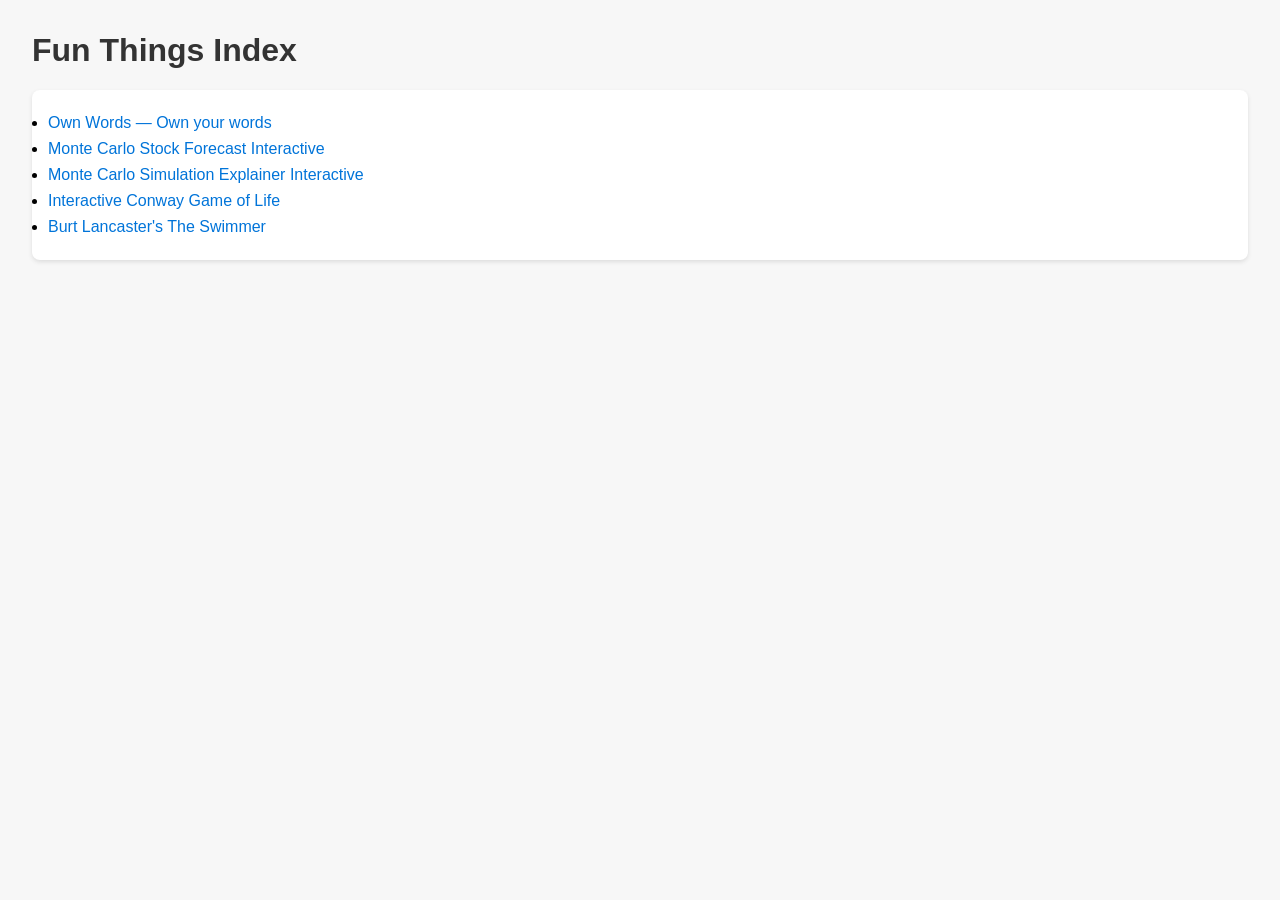
<file: index.html>
<!DOCTYPE html>
<html lang="en">
<head>
  <meta charset="UTF-8">
  <title>Fun Things Index</title>
  <style>
    body { font-family: Arial, sans-serif; margin: 2em; background: #f7f7f7; }
    h1 { color: #333; }
    ul { background: #fff; padding: 1em; border-radius: 8px; box-shadow: 0 2px 4px #ddd; }
    li { margin: 0.5em 0; }
    a { color: #0074d9; text-decoration: none; }
    a:hover { text-decoration: underline; }
  </style>
</head>
<body>
  <h1>Fun Things Index</h1>
  <ul>
    <li>
      <a href="own-words/">
        Own Words — Own your words
      </a>
    </li>
    <li>
      <a href="monte_carlo_stock_forecast_interactive_single_file_html.html">
        Monte Carlo Stock Forecast Interactive
      </a>
    </li>
    <li>
      <a href="monte_carlo_simulation_explainer_interactive_single_file_html.html">
        Monte Carlo Simulation Explainer Interactive
      </a>
    </li>
    <li>
      <a href="interactive_conway_game_of_life.html.html">
        Interactive Conway Game of Life
      </a>
    </li>
    <li>
      <a href="the-swimmer/">
        Burt Lancaster's The Swimmer
      </a>
    </li>
  </ul>
</body>
</html>
</file>
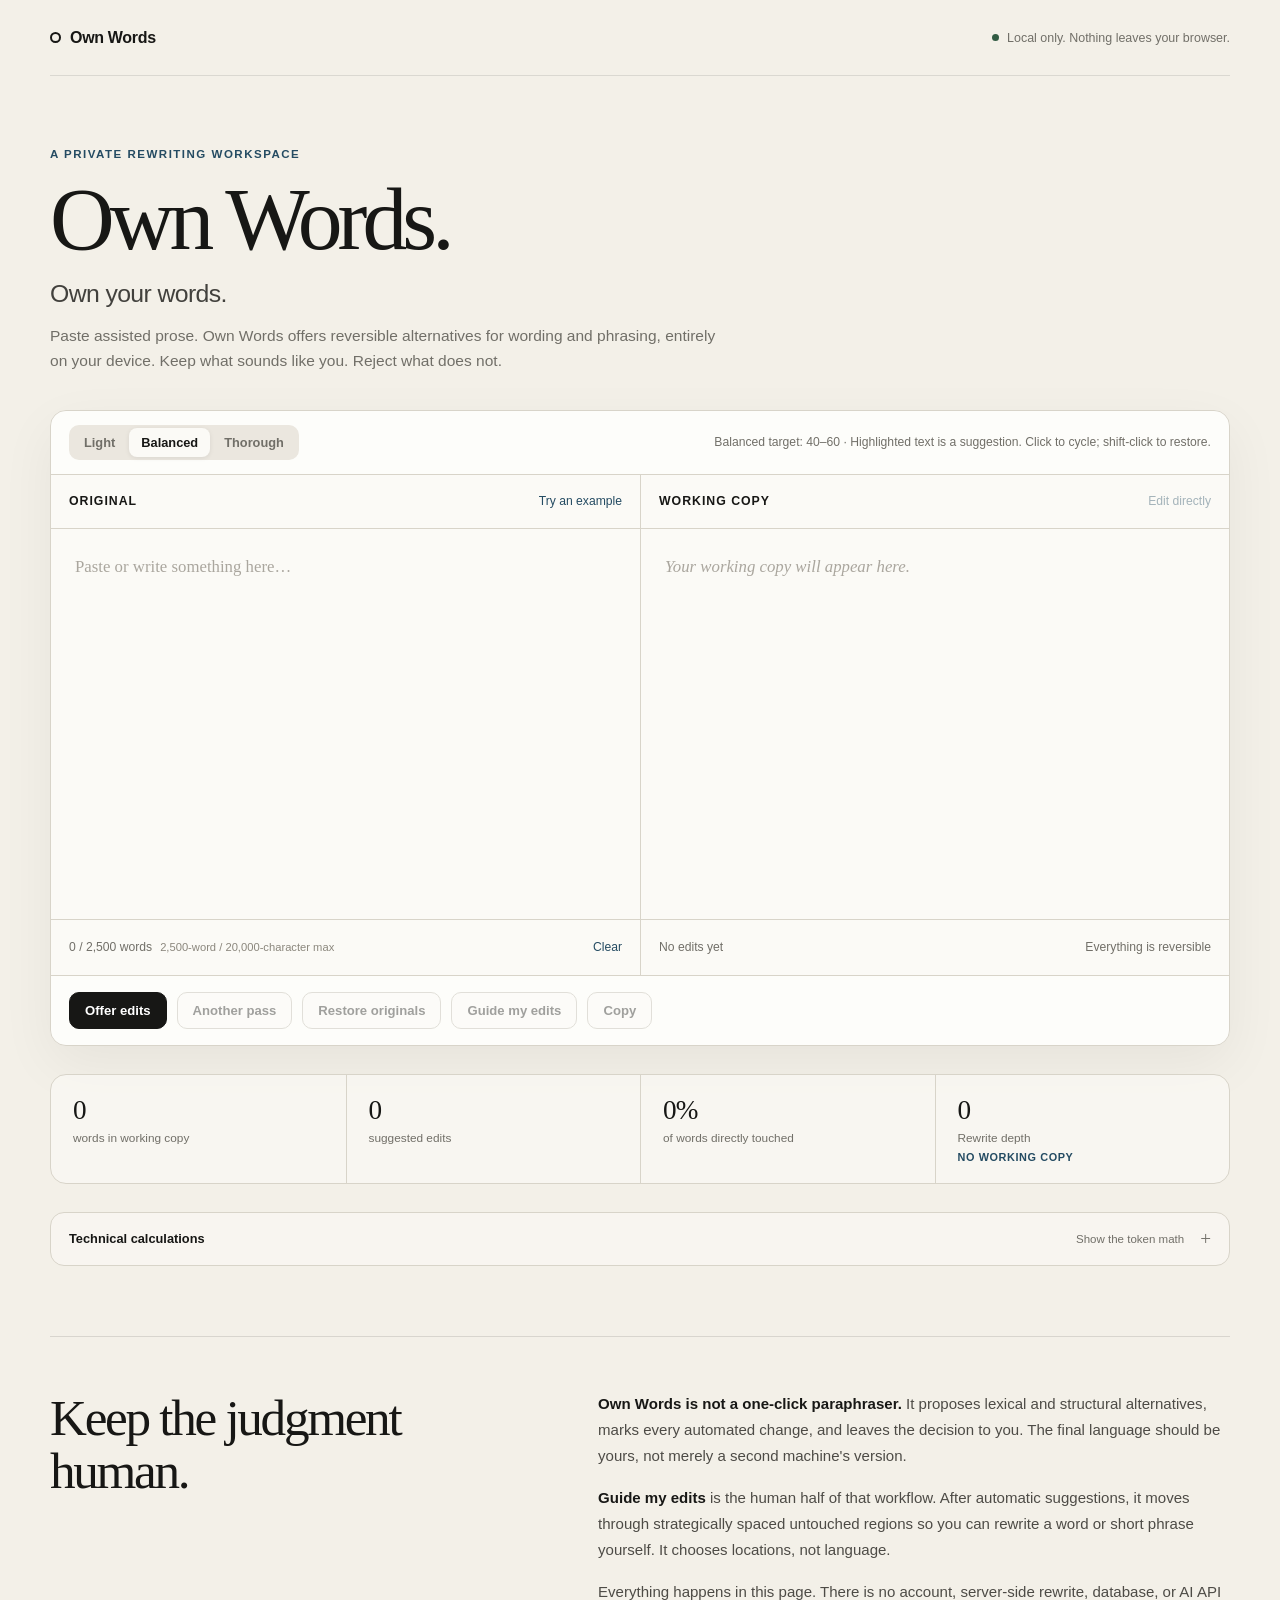
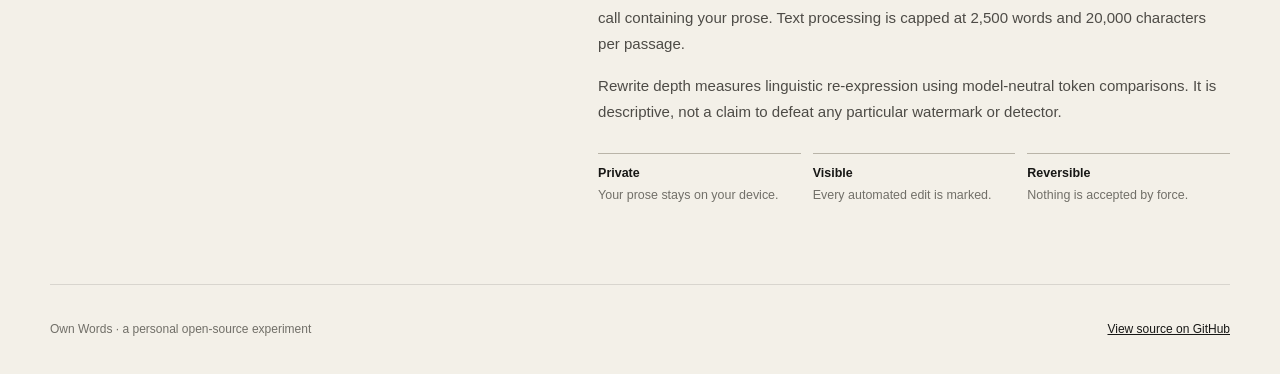
<file: own-words/index.html>
<!DOCTYPE html>
<html lang="en">
<head>
  <meta charset="UTF-8">
  <meta name="viewport" content="width=device-width, initial-scale=1.0">
  <meta name="description" content="Own Words is a private, local-first writing tool for making assisted prose your own.">
  <meta name="theme-color" content="#f3f0e8">
  <meta name="referrer" content="no-referrer">
  <meta http-equiv="Content-Security-Policy" content="default-src 'self'; script-src 'self'; style-src 'self'; img-src 'self' data:; font-src 'self'; connect-src 'none'; media-src 'none'; object-src 'none'; frame-src 'none'; base-uri 'none'; form-action 'none'">
  <title>Own Words — Own your words.</title>
  <link rel="stylesheet" href="styles.css">
  <link rel="stylesheet" href="metrics.css">
  <link rel="stylesheet" href="surface.css">
</head>
<body>
<div class="shell">
  <header><a class="brand" href="./"><span class="brand-dot"></span><span>Own Words</span></a><div class="private" title="Your text stays in this browser"><i></i><span>Local only. Nothing leaves your browser.</span></div></header>
  <main>
    <section class="hero"><p class="eyebrow">A private rewriting workspace</p><h1>Own Words.</h1><p class="tagline">Own your words.</p><p class="lede">Paste assisted prose. Own Words offers reversible alternatives for wording and phrasing, entirely on your device. Keep what sounds like you. Reject what does not.</p></section>
    <section class="workspace">
      <div class="toolbar"><div class="seg" aria-label="Edit intensity"><button data-level="light" title="Target rewrite depth 20–35">Light</button><button data-level="balanced" class="active" title="Target rewrite depth 40–60">Balanced</button><button data-level="thorough" title="Target rewrite depth 65–82">Thorough</button></div><div class="toolbar-note"><span id="targetNote">Balanced target: 40–60</span> · Highlighted text is a suggestion. Click to cycle; shift-click to restore.</div></div>
      <div class="panes">
        <section class="pane"><div class="pane-head"><span class="pane-title">Original</span><button class="text-action" id="sample">Try an example</button></div><textarea id="source" placeholder="Paste or write something here…" spellcheck="false" autocomplete="off"></textarea><div class="pane-foot"><span class="source-meta"><span id="sourceCount">0 / 2,500 words</span><span id="limitState" aria-live="polite">2,500-word / 20,000-character max</span></span><button class="text-action" id="clear">Clear</button></div></section>
        <section class="pane"><div class="pane-head"><span class="pane-title">Working copy</span><button class="text-action" id="manualBtn" disabled>Edit directly</button></div><div class="out-wrap"><div id="output" class="output empty">Your working copy will appear here.</div><textarea id="manual" spellcheck="false" autocomplete="off"></textarea></div><div class="pane-foot"><span id="changeCount">No edits yet</span><span>Everything is reversible</span></div></section>
      </div>
      <div class="actions"><button class="btn primary" id="offer">Offer edits</button><button class="btn" id="another" disabled>Another pass</button><button class="btn" id="restore" disabled>Restore originals</button><button class="btn" id="guide" disabled>Guide my edits</button><button class="btn" id="copy" disabled>Copy</button></div>
    </section>

    <section class="stats" aria-label="Rewrite statistics">
      <div class="stat"><b id="words">0</b><span>words in working copy</span></div>
      <div class="stat"><b id="changes">0</b><span>suggested edits</span></div>
      <div class="stat"><b id="touched">0%</b><span>of words directly touched</span></div>
      <div class="stat depth-stat"><b id="depth">0</b><span id="depthLabel">Rewrite depth</span><small id="targetState">No working copy</small></div>
    </section>

    <details class="calculations">
      <summary><span>Technical calculations</span><small>Show the token math</small></summary>
      <div class="calc-body">
        <div class="calc-intro">
          <p><strong>Rewrite depth</strong> measures how extensively the working copy diverges from the original while remaining model-neutral. It is not a watermark detector.</p>
          <p>The browser uses a transparent proxy tokenizer: words, numbers, contractions, and punctuation. It does not know any model's private tokenizer, watermark key, or detector.</p>
        </div>
        <div class="calc-grid">
          <div class="calc"><span>Original proxy tokens</span><b id="calcOriginalTokens">0</b></div>
          <div class="calc"><span>Revised proxy tokens</span><b id="calcRevisedTokens">0</b></div>
          <div class="calc"><span>Token turnover</span><b id="calcTurnover">0%</b><small>Sequence change using LCS when practical</small></div>
          <div class="calc"><span>3-token disruption</span><b id="calc3">0%</b><small>Original 3-token sequences no longer preserved</small></div>
          <div class="calc"><span>5-token disruption</span><b id="calc5">0%</b><small>Original 5-token sequences no longer preserved</small></div>
          <div class="calc"><span>Change coverage</span><b id="calcCoverage">0/10</b><small>Approximate text bands containing changes</small></div>
          <div class="calc"><span>Structural edits</span><b id="calcStructures">0</b><small>Active structure-level suggestions</small></div>
          <div class="calc"><span>Turnover method</span><b class="method" id="calcMethod">—</b><small>Falls back for unusually long passages</small></div>
        </div>
        <div class="formula"><span>Composite formula</span><code id="calcFormula">—</code></div>

        <div class="calc-section-head"><span>Surface profile</span><small>Diagnostic only · not included in Rewrite Depth yet</small></div>
        <div class="calc-grid">
          <div class="calc"><span>Surface divergence</span><b id="calcSurface">0</b><small>Composite surface-profile change, 0–100</small></div>
          <div class="calc"><span>Function-word distribution</span><b id="calcFunction">0%</b><small>Jensen–Shannon divergence across common function words</small></div>
          <div class="calc"><span>Sentence-length shape</span><b id="calcSentence">0%</b><small>Divergence across coarse sentence-length bins</small></div>
          <div class="calc"><span>Punctuation profile</span><b id="calcPunctuation">0%</b><small>Change in dash, colon, semicolon, question, and exclamation rates</small></div>
          <div class="calc"><span>Pronoun / register</span><b id="calcPronoun">0%</b><small>First-person and second-person distribution change</small></div>
          <div class="calc"><span>Very short sentences</span><b class="method" id="calcShort">0% → 0%</b><small>Share of sentences containing five words or fewer</small></div>
          <div class="calc"><span>Em dashes / 1k words</span><b class="method" id="calcDash">0.0 → 0.0</b><small>Original → working copy</small></div>
          <div class="calc"><span>Colons / 1k words</span><b class="method" id="calcColon">0.0 → 0.0</b><small>Original → working copy</small></div>
        </div>
        <div class="formula"><span>Surface formula</span><code id="calcSurfaceFormula">—</code></div>
        <div class="rhetorical-line"><span>Rhetorical families represented</span><b id="calcFamilies">0</b><small id="calcFamilyList">—</small></div>
        <p class="calc-note">Surface divergence and rhetorical-family counts are diagnostics. They are intentionally not folded into Rewrite Depth until benchmark results justify a weighting. Higher values describe greater re-expression; they do not establish authorship or prove that any provenance signal has been removed.</p>
      </div>
    </details>

    <section class="about"><h2>Keep the judgment human.</h2><div class="about-copy"><p><strong>Own Words is not a one-click paraphraser.</strong> It proposes lexical and structural alternatives, marks every automated change, and leaves the decision to you. The final language should be yours, not merely a second machine's version.</p><p><strong>Guide my edits</strong> is the human half of that workflow. After automatic suggestions, it moves through strategically spaced untouched regions so you can rewrite a word or short phrase yourself. It chooses locations, not language.</p><p>Everything happens in this page. There is no account, server-side rewrite, database, or AI API call containing your prose. Text processing is capped at 2,500 words and 20,000 characters per passage.</p><p>Rewrite depth measures linguistic re-expression using model-neutral token comparisons. It is descriptive, not a claim to defeat any particular watermark or detector.</p><div class="principles"><div class="principle"><b>Private</b>Your prose stays on your device.</div><div class="principle"><b>Visible</b>Every automated edit is marked.</div><div class="principle"><b>Reversible</b>Nothing is accepted by force.</div></div></div></section>
  </main>
  <footer><span>Own Words · a personal open-source experiment</span><a href="https://github.com/ulyssestenn/fun-things/tree/main/own-words">View source on GitHub</a></footer>
</div>
<div class="toast" id="toast"></div>
  <script src="phrases.js"></script>
  <script src="connectives.js"></script>
  <script src="compressions.js"></script>
  <script src="words.js"></script>
  <script src="words-thorough.js"></script>
  <script src="patterns.js"></script>
  <script src="syntax.js"></script>
  <script src="corpus-2.js"></script>
  <script src="corpus-3.js"></script>
  <script src="corpus-4.js"></script>
  <script src="corpus-5.js"></script>
  <script src="corpus-6.js"></script>
  <script src="corpus-7.js"></script>
  <script src="grammar.js"></script>
  <script src="limits.js"></script>
  <script src="metrics.js"></script>
  <script src="engine.js"></script>
  <script src="coverage-coach.js"></script>
  <script src="app.js"></script>
</body>
</html>
</file>
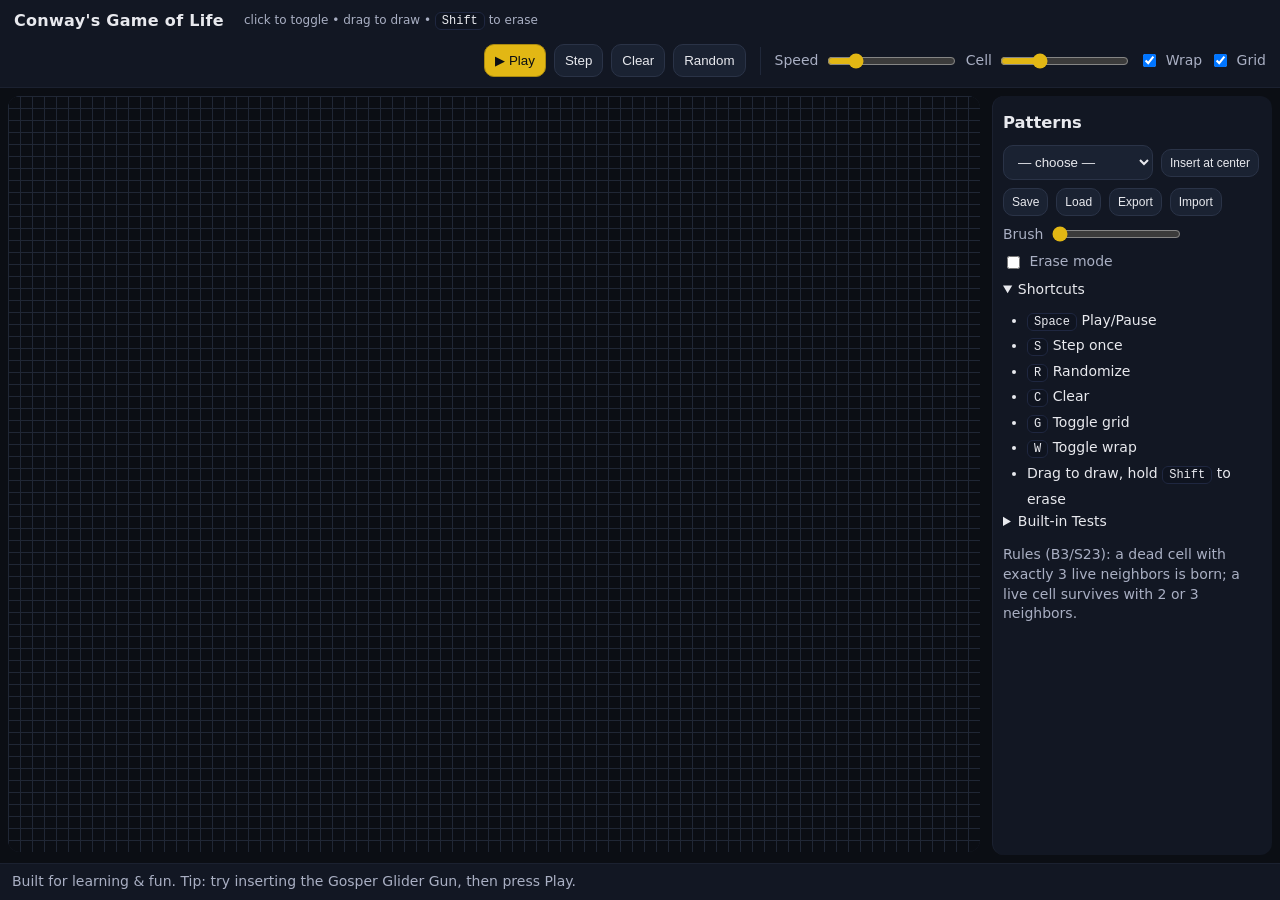
<file: interactive_conway_game_of_life.html.html>
<!DOCTYPE html>
<html lang="en">
<head>
  <meta charset="utf-8" />
  <meta name="viewport" content="width=device-width, initial-scale=1" />
  <title>Interactive Game of Life</title>
  <style>
    :root{
      --bg:#0b0e14; /* deep navy */
      --panel:#121723;
      --ink:#e8e9ee; /* ivory */
      --muted:#a9afc3;
      --accent:#e2b714; /* gold */
      --live:#e8e9ee;  /* live cell color */
      --dead:#0b0e14;  /* dead cell color */
      --grid:#202735;
    }
    *{box-sizing:border-box}
    html,body{height:100%;}
    body{margin:0;background:var(--bg);color:var(--ink);font:14px/1.4 system-ui, -apple-system, Segoe UI, Roboto, Ubuntu, Cantarell, Noto Sans, Helvetica, Arial, "Apple Color Emoji","Segoe UI Emoji"}
    .app{display:grid;grid-template-rows:auto 1fr auto;height:100vh;}
    header{display:flex;gap:.75rem;align-items:center;flex-wrap:wrap;padding:10px 14px;background:var(--panel);position:sticky;top:0;border-bottom:1px solid #1b2130}
    header h1{font-size:16px;margin:0 8px 0 0;letter-spacing:.3px}
    header .hint{color:var(--muted);font-size:12px}

    .controls{display:flex;flex-wrap:wrap;gap:.5rem;align-items:center;margin-left:auto}
    .controls > *{margin:0}

    button, select, input[type="number"], input[type="text"]{background:#1a2232;color:var(--ink);border:1px solid #2a3347;border-radius:10px;padding:8px 10px}
    button{cursor:pointer}
    button.primary{background:var(--accent);color:#0b0e14;border-color:#aa8a10}
    button.tiny{padding:6px 8px;font-size:12px}
    label{display:flex;align-items:center;gap:.4rem;color:var(--muted)}
    input[type="range"]{accent-color:var(--accent)}
    .sep{width:1px;height:28px;background:#20283a;margin:0 6px}

    .stage{position:relative;display:grid;grid-template-columns:1fr 280px;gap:8px;padding:8px;height:100%;}
    .stage canvas{width:100%;height:100%;background:var(--dead);border-radius:12px;box-shadow:0 0 0 1px #1b2130 inset}
    .sidebar{background:var(--panel);border-left:1px solid #1b2130;border-radius:12px;padding:10px;overflow:auto}

    .row{display:flex;gap:.5rem;align-items:center;margin:8px 0;flex-wrap:wrap}
    .row .grow{flex:1}
    .kbd{font-family:ui-monospace, SFMono-Regular, Menlo, Consolas, "Liberation Mono", monospace;background:#0f1420;border:1px solid #1f2740;color:#e8e9ee;border-radius:6px;padding:1px 6px;font-size:12px}

    footer{padding:8px 12px;color:var(--muted);border-top:1px solid #1b2130;background:var(--panel)}
    a{color:var(--accent)}
    @media (max-width: 900px){
      .stage{grid-template-columns:1fr}
      .sidebar{order:-1}
    }
  </style>
</head>
<body>
  <div class="app">
    <header>
      <h1>Conway's Game of Life</h1>
      <div class="hint">click to toggle • drag to draw • <span class="kbd">Shift</span> to erase</div>
      <div class="controls">
        <button id="play" class="primary" title="Space">▶ Play</button>
        <button id="step" title="S">Step</button>
        <button id="clear" title="C">Clear</button>
        <button id="random" title="R">Random</button>
        <span class="sep"></span>
        <label>Speed <input id="speed" type="range" min="1" max="60" value="12"/></label>
        <label>Cell <input id="cellSize" type="range" min="5" max="30" value="12"/></label>
        <label><input id="wrap" type="checkbox" checked/> Wrap</label>
        <label><input id="gridlines" type="checkbox" checked/> Grid</label>
      </div>
    </header>

    <div class="stage">
      <canvas id="board" aria-label="Game of Life board" role="img"></canvas>
      <aside class="sidebar">
        <h3 style="margin:6px 0 10px 0">Patterns</h3>
        <div class="row">
          <select id="pattern"></select>
          <button id="insert" class="tiny">Insert at center</button>
        </div>
        <div class="row">
          <button id="save" class="tiny">Save</button>
          <button id="load" class="tiny">Load</button>
          <button id="exportJson" class="tiny">Export</button>
          <input id="importJson" type="file" accept="application/json" style="display:none"/>
          <button id="importBtn" class="tiny">Import</button>
        </div>
        <div class="row">
          <label>Brush <input id="brush" type="range" min="1" max="5" value="1"/></label>
          <label><input id="eraseToggle" type="checkbox"/> Erase mode</label>
        </div>
        <details open>
          <summary>Shortcuts</summary>
          <ul style="margin:8px 0 0 16px; padding:0 0 0 8px; line-height:1.8">
            <li><span class="kbd">Space</span> Play/Pause</li>
            <li><span class="kbd">S</span> Step once</li>
            <li><span class="kbd">R</span> Randomize</li>
            <li><span class="kbd">C</span> Clear</li>
            <li><span class="kbd">G</span> Toggle grid</li>
            <li><span class="kbd">W</span> Toggle wrap</li>
            <li>Drag to draw, hold <span class="kbd">Shift</span> to erase</li>
          </ul>
        </details>
        <details>
          <summary>Built‑in Tests</summary>
          <div class="row">
            <button id="runTests" class="tiny">Run tests</button>
          </div>
          <pre id="testOut" style="background:#0f1420;border:1px solid #1f2740;border-radius:8px;padding:8px;white-space:pre-wrap;max-height:200px;overflow:auto;color:var(--ink)"></pre>
        </details>
        <p style="color:var(--muted);margin-top:14px">Rules (B3/S23): a dead cell with exactly 3 live neighbors is born; a live cell survives with 2 or 3 neighbors.</p>
      </aside>
    </div>

    <footer>
      Built for learning & fun. Tip: try inserting the Gosper Glider Gun, then press Play.
    </footer>
  </div>

<script>
(() => {
  const canvas = document.getElementById('board');
  const ctx = canvas.getContext('2d');
  const playBtn = document.getElementById('play');
  const stepBtn = document.getElementById('step');
  const clearBtn = document.getElementById('clear');
  const randomBtn = document.getElementById('random');
  const speedInput = document.getElementById('speed');
  const cellSizeInput = document.getElementById('cellSize');
  const wrapInput = document.getElementById('wrap');
  const gridlinesInput = document.getElementById('gridlines');
  const patternSel = document.getElementById('pattern');
  const insertBtn = document.getElementById('insert');
  const saveBtn = document.getElementById('save');
  const loadBtn = document.getElementById('load');
  const exportBtn = document.getElementById('exportJson');
  const importBtn = document.getElementById('importBtn');
  const importInput = document.getElementById('importJson');
  const brushInput = document.getElementById('brush');
  const eraseToggle = document.getElementById('eraseToggle');
  const runTestsBtn = document.getElementById('runTests');
  const testOut = document.getElementById('testOut');

  function getCSS(variable) {
    return getComputedStyle(document.documentElement).getPropertyValue(variable).trim();
  }

  // ---------- Patterns (categorized) ----------
  const PATTERNS = {
    "Still lifes": {
      block:        [[0,0],[1,0],[0,1],[1,1]],
      beehive:      [[1,0],[2,0],[0,1],[3,1],[1,2],[2,2]],
      loaf:         [[1,0],[2,0],[0,1],[3,1],[1,2],[3,2],[2,3]],
      boat:         [[0,0],[1,0],[0,1],[2,1],[1,2]],
      tub:          [[1,0],[0,1],[2,1],[1,2]]
    },
    "Oscillators": {
      blinker:      [[0,0],[1,0],[2,0]],
      toad:         [[1,0],[2,0],[3,0],[0,1],[1,1],[2,1]],
      beacon:       [[0,0],[1,0],[0,1],[1,1],[2,2],[3,2],[2,3],[3,3]],
      // Pulsar (13x13)
      pulsar: (function(){
        const pts = [];
        const add = (arr)=> arr.forEach(p=>pts.push(p));
        add([[2,0],[3,0],[4,0],[8,0],[9,0],[10,0]]);
        add([[0,2],[5,2],[7,2],[12,2]]);
        add([[0,3],[5,3],[7,3],[12,3]]);
        add([[0,4],[5,4],[7,4],[12,4]]);
        add([[2,5],[3,5],[4,5],[8,5],[9,5],[10,5]]);
        add([[2,7],[3,7],[4,7],[8,7],[9,7],[10,7]]);
        add([[0,8],[5,8],[7,8],[12,8]]);
        add([[0,9],[5,9],[7,9],[12,9]]);
        add([[0,10],[5,10],[7,10],[12,10]]);
        add([[2,12],[3,12],[4,12],[8,12],[9,12],[10,12]]);
        return pts;
      })(),
      // Pentadecathlon (10x3)
      pentadecathlon: [[2,0],[7,0],[0,1],[1,1],[3,1],[4,1],[5,1],[6,1],[8,1],[9,1],[2,2],[7,2]]
    },
    "Spaceships": {
      glider:       [[1,0],[2,1],[0,2],[1,2],[2,2]],
      lwss:         [[1,0],[4,0],[0,1],[0,2],[4,2],[0,3],[1,3],[2,3],[3,3]]
      // MWSS/HWSS can be added on request
    },
    "Guns": {
      gosper: (function(){
        const r=[]; const on=(...pts)=>pts.forEach(p=>r.push(p));
        on([24,0],[22,1],[24,1],[12,2],[13,2],[20,2],[21,2],[34,2],[35,2],[11,3],[15,3],[20,3],[21,3],[34,3],[35,3],[0,4],[1,4],[10,4],[16,4],[20,4],[21,4],[0,5],[1,5],[10,5],[14,5],[16,5],[17,5],[22,5],[24,5],[10,6],[16,6],[24,6],[11,7],[15,7],[12,8],[13,8]);
        return r;
      })()
    },
    "Methuselahs": {
      rPentomino:   [[1,0],[2,0],[0,1],[1,1],[1,2]],
      acorn:        [[1,0],[3,1],[0,2],[1,2],[4,2],[5,2],[6,2]],
      piHeptomino:  [[0,0],[1,0],[2,0],[0,1],[2,1],[0,2],[2,2]],
      diehard:      [[7,0],[0,1],[1,1],[1,2],[5,2],[6,2],[7,2]]
    }
  };

  function populatePatternMenu(){
    patternSel.innerHTML = '';
    const placeholder = document.createElement('option');
    placeholder.value = ''; placeholder.textContent = '— choose —';
    patternSel.appendChild(placeholder);

    for (const [group, items] of Object.entries(PATTERNS)){
      const og = document.createElement('optgroup');
      og.label = group;
      for (const key of Object.keys(items)){
        const opt = document.createElement('option');
        opt.value = group + '::' + key;
        opt.textContent = humanize(key);
        og.appendChild(opt);
      }
      patternSel.appendChild(og);
    }
  }
  function humanize(key){
    return key.replace(/([A-Z])/g,' $1').replace(/^./,c=>c.toUpperCase());
  }

  // ---------- Core sim state ----------
  let cellSize = parseInt(cellSizeInput.value, 10);
  let cols = 80, rows = 50;
  let grid = createGrid(cols, rows);
  let nextGrid = createGrid(cols, rows);
  let running = false;
  let lastTime = 0, acc = 0;

  function resizeCanvas() {
    const dpr = window.devicePixelRatio || 1;
    const rect = canvas.getBoundingClientRect();
    cols = Math.max(5, Math.floor(rect.width / cellSize));
    rows = Math.max(5, Math.floor(rect.height / cellSize));
    const w = cols * cellSize;
    const h = rows * cellSize;
    canvas.width = Math.floor(w * dpr);
    canvas.height = Math.floor(h * dpr);
    canvas.style.width = w + 'px';
    canvas.style.height = h + 'px';
    ctx.setTransform(dpr, 0, 0, dpr, 0, 0);

    if (grid.length !== rows || grid[0].length !== cols) {
      const newGrid = createGrid(cols, rows);
      const yOff = Math.floor((rows - grid.length) / 2);
      const xOff = Math.floor((cols - grid[0].length) / 2);
      for (let y = 0; y < grid.length; y++) {
        for (let x = 0; x < grid[0].length; x++) {
          const yy = y + yOff, xx = x + xOff;
          if (yy>=0 && yy<rows && xx>=0 && xx<cols) newGrid[yy][xx] = grid[y][x];
        }
      }
      grid = newGrid;
      nextGrid = createGrid(cols, rows);
    }
    draw();
  }

  function createGrid(cols, rows) {
    return Array.from({length: rows}, () => new Array(cols).fill(0));
  }

  function draw() {
    ctx.fillStyle = getCSS('--dead');
    ctx.fillRect(0, 0, cols * cellSize, rows * cellSize);

    ctx.fillStyle = getCSS('--live');
    for (let y = 0; y < rows; y++) {
      for (let x = 0; x < cols; x++) {
        if (grid[y][x]) ctx.fillRect(x*cellSize, y*cellSize, cellSize, cellSize);
      }
    }

    if (gridlinesInput.checked && cellSize >= 9) {
      ctx.strokeStyle = getCSS('--grid');
      ctx.lineWidth = 1;
      ctx.beginPath();
      for (let x = 0; x <= cols; x++) {
        ctx.moveTo(x*cellSize + .5, 0);
        ctx.lineTo(x*cellSize + .5, rows*cellSize);
      }
      for (let y = 0; y <= rows; y++) {
        ctx.moveTo(0, y*cellSize + .5);
        ctx.lineTo(cols*cellSize, y*cellSize + .5);
      }
      ctx.stroke();
    }
  }

  function step() {
    const wrap = wrapInput.checked;
    for (let y = 0; y < rows; y++) {
      for (let x = 0; x < cols; x++) {
        let n = 0;
        for (let dy = -1; dy <= 1; dy++) {
          for (let dx = -1; dx <= 1; dx++) {
            if (!dx && !dy) continue;
            let nx = x + dx, ny = y + dy;
            if (wrap) { nx = (nx + cols) % cols; ny = (ny + rows) % rows; }
            if (nx>=0 && nx<cols && ny>=0 && ny<rows) n += grid[ny][nx];
          }
        }
        const alive = grid[y][x] === 1;
        nextGrid[y][x] = (alive && (n===2 || n===3)) || (!alive && n===3) ? 1 : 0;
      }
    }
    [grid, nextGrid] = [nextGrid, grid];
  }

  function loop(ts) {
    if (!running) return;
    const fps = parseInt(speedInput.value, 10);
    const dt = ts - lastTime; lastTime = ts; acc += dt;
    const interval = 1000 / fps;
    while (acc >= interval) { step(); acc -= interval; }
    draw();
    requestAnimationFrame(loop);
  }

  function togglePlay(force) {
    const next = force !== undefined ? force : !running;
    running = next;
    playBtn.textContent = running ? '⏸ Pause' : '▶ Play';
    playBtn.classList.toggle('primary', running);
    if (running) { lastTime = performance.now(); acc = 0; requestAnimationFrame(loop); }
  }

  // Mouse interaction
  let drawing = false;
  function canvasPos(evt) {
    const rect = canvas.getBoundingClientRect();
    const x = Math.floor((evt.clientX - rect.left) / cellSize);
    const y = Math.floor((evt.clientY - rect.top) / cellSize);
    return {x,y};
  }
  function paintAt(x, y, erase) {
    const brush = parseInt(brushInput.value,10);
    for (let yy = y - (brush-1); yy <= y + (brush-1); yy++) {
      for (let xx = x - (brush-1); xx <= x + (brush-1); xx++) {
        if (xx>=0 && xx<cols && yy>=0 && yy<rows) grid[yy][xx] = erase ? 0 : 1;
      }
    }
  }
  canvas.addEventListener('mousedown', (e) => {
    const {x,y} = canvasPos(e);
    const erase = e.shiftKey || eraseToggle.checked || (grid[y] && grid[y][x]===1 && e.button===0 && e.metaKey);
    drawing = true;
    paintAt(x,y,erase);
    draw();
  });
  window.addEventListener('mouseup', () => drawing = false);
  canvas.addEventListener('mousemove', (e) => {
    if (!drawing) return;
    const {x,y} = canvasPos(e);
    paintAt(x,y, e.shiftKey || eraseToggle.checked);
    draw();
  });
  canvas.addEventListener('click', (e) => {
    const {x,y} = canvasPos(e);
    if (x>=0 && x<cols && y>=0 && y<rows){ grid[y][x] = grid[y][x] ? 0 : 1; draw(); }
  });

  // Controls
  playBtn.addEventListener('click', () => togglePlay());
  stepBtn.addEventListener('click', () => { if (!running) { step(); draw(); }});
  clearBtn.addEventListener('click', () => { grid = createGrid(cols, rows); draw(); });
  randomBtn.addEventListener('click', () => {
    const density = 0.25;
    for (let y = 0; y < rows; y++) for (let x = 0; x < cols; x++) grid[y][x] = Math.random() < density ? 1 : 0;
    draw();
  });
  speedInput.addEventListener('input', () => {});
  cellSizeInput.addEventListener('input', () => { cellSize = parseInt(cellSizeInput.value,10); resizeCanvas(); });
  gridlinesInput.addEventListener('change', draw);
  wrapInput.addEventListener('change', draw);

  // Insert selected pattern, centered
  insertBtn.addEventListener('click', () => {
    const sel = patternSel.value;
    if (!sel) return;
    const [group,key] = sel.split('::');
    const pts = PATTERNS[group][key];
    const w = Math.max(...pts.map(p=>p[0])) + 1;
    const h = Math.max(...pts.map(p=>p[1])) + 1;
    const offX = Math.floor((cols - w)/2);
    const offY = Math.floor((rows - h)/2);
    for (const [dx,dy] of pts) {
      const x = offX + dx, y = offY + dy;
      if (x>=0 && x<cols && y>=0 && y<rows) grid[y][x] = 1;
    }
    draw();
  });

  // Save / Load / Import / Export
  const STORAGE_KEY = 'life-state-v1';
  saveBtn.addEventListener('click', () => {
    const data = {cols, rows, cellSize, wrap: wrapInput.checked, grid};
    localStorage.setItem(STORAGE_KEY, JSON.stringify(data));
    flash(playBtn, 'Saved');
  });
  loadBtn.addEventListener('click', () => {
    const raw = localStorage.getItem(STORAGE_KEY);
    if (!raw) return alert('Nothing saved yet.');
    try{
      const data = JSON.parse(raw);
      cellSize = data.cellSize || cellSize;
      cellSizeInput.value = cellSize;
      wrapInput.checked = !!data.wrap;
      grid = data.grid && data.grid.length ? data.grid : grid;
      nextGrid = createGrid(grid[0].length, grid.length);
      resizeCanvas();
    }catch(e){ alert('Failed to load.'); }
  });
  exportBtn.addEventListener('click', () => {
    const data = {cols, rows, cellSize, wrap: wrapInput.checked, grid};
    const blob = new Blob([JSON.stringify(data)], {type:'application/json'});
    const url = URL.createObjectURL(blob);
    const a = document.createElement('a');
    a.href = url; a.download = 'game-of-life.json'; a.click();
    URL.revokeObjectURL(url);
  });
  importBtn.addEventListener('click', () => importInput.click());
  importInput.addEventListener('change', async (e) => {
    const file = e.target.files?.[0];
    if (!file) return;
    const text = await file.text();
    try{
      const data = JSON.parse(text);
      cellSize = data.cellSize || cellSize; cellSizeInput.value = cellSize;
      wrapInput.checked = !!data.wrap;
      grid = data.grid && data.grid.length ? data.grid : grid;
      nextGrid = createGrid(grid[0].length, grid.length);
      resizeCanvas();
    }catch(err){ alert('Invalid JSON'); }
    importInput.value = '';
  });

  function flash(el, msg){
    const old = el.textContent; el.textContent = msg; setTimeout(()=> el.textContent = old, 800);
  }

  // Keyboard shortcuts
  window.addEventListener('keydown', (e) => {
    if (e.target && ['INPUT','SELECT','TEXTAREA'].includes(e.target.tagName)) return;
    if (e.code === 'Space') { e.preventDefault(); togglePlay(); }
    else if (e.key.toLowerCase() === 's') { if (!running) { step(); draw(); } }
    else if (e.key.toLowerCase() === 'r') { randomBtn.click(); }
    else if (e.key.toLowerCase() === 'c') { clearBtn.click(); }
    else if (e.key.toLowerCase() === 'g') { gridlinesInput.checked = !gridlinesInput.checked; draw(); }
    else if (e.key.toLowerCase() === 'w') { wrapInput.checked = !wrapInput.checked; draw(); }
  });

  // ---------- Pure helpers & tests ----------
  function emptyGrid(w,h){ return Array.from({length:h}, ()=> Array(w).fill(0)); }
  function computeNext(src, wrap=false){
    const h = src.length, w = src[0].length; const out = emptyGrid(w,h);
    for (let y=0;y<h;y++) for (let x=0;x<w;x++){
      let n=0; for (let dy=-1;dy<=1;dy++) for (let dx=-1;dx<=1;dx++){
        if(!dx && !dy) continue; let nx=x+dx, ny=y+dy; if (wrap){ nx=(nx+w)%w; ny=(ny+h)%h; }
        if (nx>=0 && nx<w && ny>=0 && ny<h) n += src[ny][nx];
      }
      const alive=src[y][x]===1; out[y][x] = (alive&&(n===2||n===3)) || (!alive&&n===3) ? 1:0;
    }
    return out;
  }
  function makeGrid(w,h, live){ const g=emptyGrid(w,h); for (const [x,y] of live) if (y>=0&&y<h&&x>=0&&x<w) g[y][x]=1; return g; }
  function equalGrids(a,b){ if (a.length!==b.length||a[0].length!==b[0].length) return false; for (let y=0;y<a.length;y++) for (let x=0;x<a[0].length;x++) if (a[y][x]!==b[y][x]) return false; return true; }
  function listLive(g){ const pts=[]; for (let y=0;y<g.length;y++) for (let x=0;x<g[0].length;x++) if (g[y][x]) pts.push([x,y]); return pts.sort((p,q)=> p[1]-q[1] || p[0]-q[0]); }

  function runAllTests(){
    const results=[];

    // Helpers to center patterns in a test grid
    const center = (w,h, pts)=>{
      let minX=Infinity,minY=Infinity,maxX=-Infinity,maxY=-Infinity;
      for (const [x,y] of pts){ if (x<minX) minX=x; if (y<minY) minY=y; if (x>maxX) maxX=x; if (y>maxY) maxY=y; }
      const pw = maxX-minX+1, ph = maxY-minY+1;
      const offX = Math.floor((w-pw)/2) - minX;
      const offY = Math.floor((h-ph)/2) - minY;
      return pts.map(([x,y])=>[x+offX,y+offY]);
    };
    const translate = (pts,dx,dy)=> pts.map(([x,y])=>[x+dx,y+dy]);

    // 1 Still life block unchanged (already robust)
    (function(){
      const init = makeGrid(10,10, center(10,10, PATTERNS["Still lifes"].block));
      const next = computeNext(init,false);
      results.push({name:'Still life: block', pass: equalGrids(init,next), details: 'OK'});
    })();

    // 2 Blinker period-2: back to initial after 2 steps (centered)
    (function(){
      const w=10,h=10; const seed = center(w,h, PATTERNS["Oscillators"].blinker);
      let g = makeGrid(w,h, seed);
      g = computeNext(g,false); g = computeNext(g,false);
      const init = makeGrid(w,h, seed);
      results.push({name:'Oscillator: blinker (p2)', pass: equalGrids(init,g), details:'OK'});
    })();

    // 3 Toad period-2 (centered)
    (function(){
      const w=12,h=12; const seed = center(w,h, PATTERNS["Oscillators"].toad);
      let g = makeGrid(w,h, seed);
      g = computeNext(g,false); g = computeNext(g,false);
      const init = makeGrid(w,h, seed);
      results.push({name:'Oscillator: toad (p2)', pass: equalGrids(init,g), details:'OK'});
    })();

    // 4 Beacon period-2 (centered)
    (function(){
      const w=12,h=12; const seed = center(w,h, PATTERNS["Oscillators"].beacon);
      let g = makeGrid(w,h, seed);
      g = computeNext(g,false); g = computeNext(g,false);
      const init = makeGrid(w,h, seed);
      results.push({name:'Oscillator: beacon (p2)', pass: equalGrids(init,g), details:'OK'});
    })();

    // 5 Pulsar period-3 (centered)
    (function(){
      const w=25,h=25; const seed = center(w,h, PATTERNS["Oscillators"].pulsar);
      let g = makeGrid(w,h, seed);
      for (let i=0;i<3;i++) g = computeNext(g,false);
      const init = makeGrid(w,h, seed);
      results.push({name:'Oscillator: pulsar (p3)', pass: equalGrids(init,g), details:'OK'});
    })();

    // 6 Pentadecathlon period-15 (centered)
    (function(){
      const w=30,h=20; const seed = center(w,h, PATTERNS["Oscillators"].pentadecathlon);
      let g = makeGrid(w,h, seed);
      for (let i=0;i<15;i++) g = computeNext(g,false);
      const init = makeGrid(w,h, seed);
      results.push({name:'Oscillator: pentadecathlon (p15)', pass: equalGrids(init,g), details:'OK'});
    })();

    // 7 Glider 4-step shift (centered, relative comparison)
    (function(){
      const w=20,h=20; const seed = center(w,h, PATTERNS["Spaceships"].glider);
      let g = makeGrid(w,h, seed);
      for (let i=0;i<4;i++) g = computeNext(g,false);
      const expected = makeGrid(w,h, translate(seed,1,1));
      results.push({name:'Spaceship: glider (4-step shift)', pass: equalGrids(expected,g), details:'OK'});
    })();

    return results;
  }
  function renderTestResults(items){ if (!testOut) return; const lines = items.map((r,i)=> `${r.pass?'✅':'❌'} Test ${i+1}: ${r.name}`); testOut.textContent = lines.join('\n'); }

  if (runTestsBtn){
    runTestsBtn.addEventListener('click', () => { const results = runAllTests(); renderTestResults(results); console.log('[Game of Life] Test results:', results); });
    const results = runAllTests(); renderTestResults(results); console.log('[Game of Life] Test results:', results);
  }

  // Init
  populatePatternMenu();
  const ro = new ResizeObserver(resizeCanvas); ro.observe(canvas);
  window.addEventListener('resize', resizeCanvas);
  resizeCanvas();
  draw();
})();
</script>
</body>
</html>
</file>
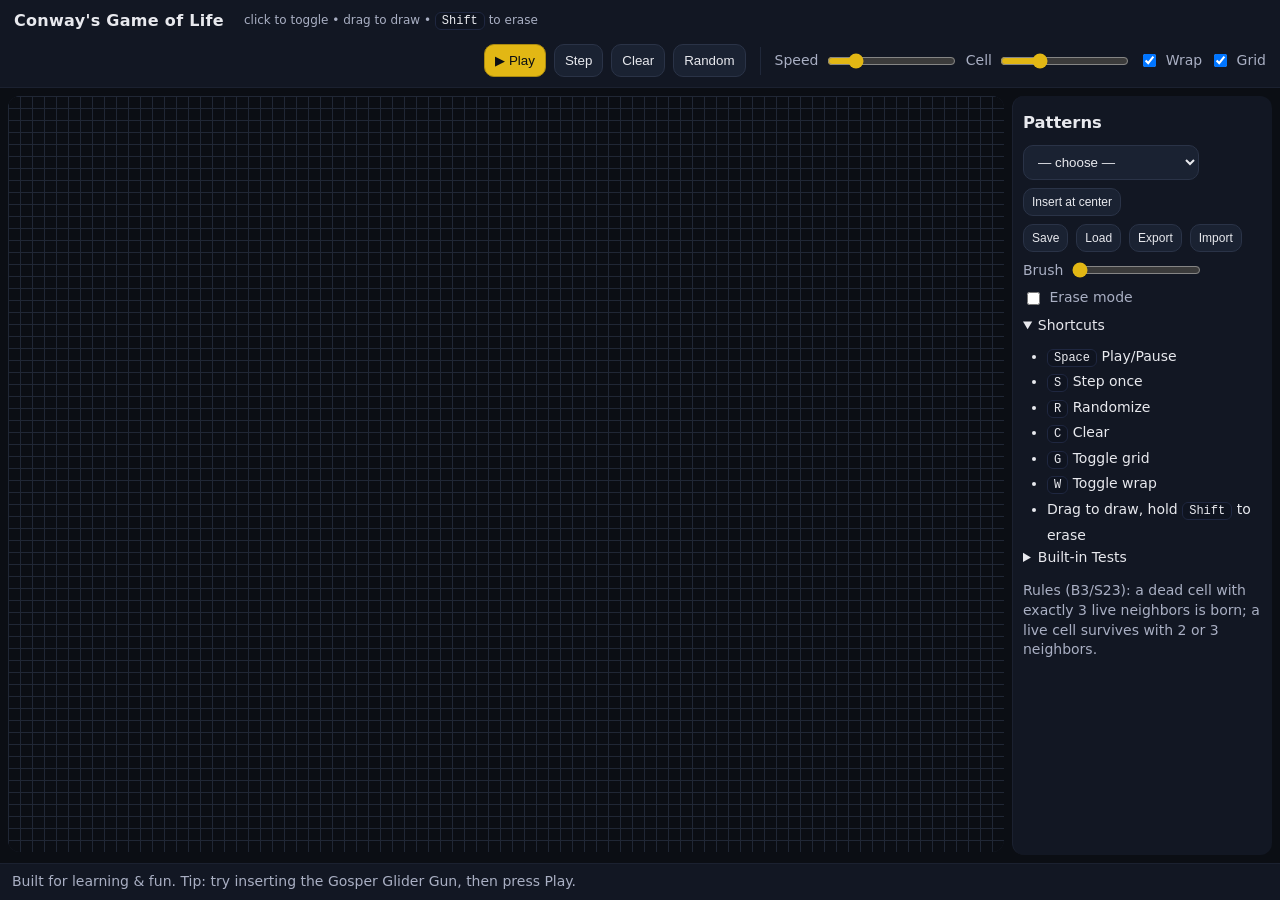
<file: interactive_game_of_life_single_file_html.html>
<!DOCTYPE html>
<html lang="en">
<head>
  <meta charset="utf-8" />
  <meta name="viewport" content="width=device-width, initial-scale=1" />
  <title>Interactive Game of Life</title>
  <style>
    :root{
      --bg:#0b0e14; /* deep navy */
      --panel:#121723;
      --ink:#e8e9ee; /* ivory */
      --muted:#a9afc3;
      --accent:#e2b714; /* gold */
      --live:#e8e9ee;  /* live cell color */
      --dead:#0b0e14;  /* dead cell color */
      --grid:#202735;
    }
    *{box-sizing:border-box}
    html,body{height:100%;}
    body{margin:0;background:var(--bg);color:var(--ink);font:14px/1.4 system-ui, -apple-system, Segoe UI, Roboto, Ubuntu, Cantarell, Noto Sans, Helvetica, Arial, "Apple Color Emoji","Segoe UI Emoji"}
    .app{display:grid;grid-template-rows:auto 1fr auto;height:100vh;}
    header{display:flex;gap:.75rem;align-items:center;flex-wrap:wrap;padding:10px 14px;background:var(--panel);position:sticky;top:0;border-bottom:1px solid #1b2130}
    header h1{font-size:16px;margin:0 8px 0 0;letter-spacing:.3px}
    header .hint{color:var(--muted);font-size:12px}

    .controls{display:flex;flex-wrap:wrap;gap:.5rem;align-items:center;margin-left:auto}
    .controls > *{margin:0}

    button, select, input[type="number"], input[type="text"]{background:#1a2232;color:var(--ink);border:1px solid #2a3347;border-radius:10px;padding:8px 10px}
    button{cursor:pointer}
    button.primary{background:var(--accent);color:#0b0e14;border-color:#aa8a10}
    button.tiny{padding:6px 8px;font-size:12px}
    label{display:flex;align-items:center;gap:.4rem;color:var(--muted)}
    input[type="range"]{accent-color:var(--accent)}
    .sep{width:1px;height:28px;background:#20283a;margin:0 6px}

    .stage{position:relative;display:grid;grid-template-columns:1fr 260px;gap:8px;padding:8px;height:100%;}
    .stage canvas{width:100%;height:100%;background:var(--dead);border-radius:12px;box-shadow:0 0 0 1px #1b2130 inset}
    .sidebar{background:var(--panel);border-left:1px solid #1b2130;border-radius:12px;padding:10px;overflow:auto}

    .row{display:flex;gap:.5rem;align-items:center;margin:8px 0;flex-wrap:wrap}
    .row .grow{flex:1}
    .kbd{font-family:ui-monospace, SFMono-Regular, Menlo, Consolas, "Liberation Mono", monospace;background:#0f1420;border:1px solid #1f2740;color:#e8e9ee;border-radius:6px;padding:1px 6px;font-size:12px}

    footer{padding:8px 12px;color:var(--muted);border-top:1px solid #1b2130;background:var(--panel)}
    a{color:var(--accent)}
    @media (max-width: 900px){
      .stage{grid-template-columns:1fr}
      .sidebar{order:-1}
    }
  </style>
</head>
<body>
  <div class="app">
    <header>
      <h1>Conway's Game of Life</h1>
      <div class="hint">click to toggle • drag to draw • <span class="kbd">Shift</span> to erase</div>
      <div class="controls">
        <button id="play" class="primary" title="Space">▶ Play</button>
        <button id="step" title="S">Step</button>
        <button id="clear" title="C">Clear</button>
        <button id="random" title="R">Random</button>
        <span class="sep"></span>
        <label>Speed <input id="speed" type="range" min="1" max="60" value="12"/></label>
        <label>Cell <input id="cellSize" type="range" min="5" max="30" value="12"/></label>
        <label><input id="wrap" type="checkbox" checked/> Wrap</label>
        <label><input id="gridlines" type="checkbox" checked/> Grid</label>
      </div>
    </header>

    <div class="stage">
      <canvas id="board" aria-label="Game of Life board" role="img"></canvas>
      <aside class="sidebar">
        <h3 style="margin:6px 0 10px 0">Patterns</h3>
        <div class="row">
          <select id="pattern">
            <option value="">— choose —</option>
            <option value="glider">Glider</option>
            <option value="lwss">Lightweight Spaceship</option>
            <option value="smallExploder">Small Exploder</option>
            <option value="10cellRow">10‑Cell Row</option>
            <option value="gosper">Gosper Glider Gun</option>
          </select>
          <button id="insert" class="tiny">Insert at center</button>
        </div>
        <div class="row">
          <button id="save" class="tiny">Save</button>
          <button id="load" class="tiny">Load</button>
          <button id="exportJson" class="tiny">Export</button>
          <input id="importJson" type="file" accept="application/json" style="display:none"/>
          <button id="importBtn" class="tiny">Import</button>
        </div>
        <div class="row">
          <label>Brush <input id="brush" type="range" min="1" max="5" value="1"/></label>
          <label><input id="eraseToggle" type="checkbox"/> Erase mode</label>
        </div>
        <details open>
          <summary>Shortcuts</summary>
          <ul style="margin:8px 0 0 16px; padding:0 0 0 8px; line-height:1.8">
            <li><span class="kbd">Space</span> Play/Pause</li>
            <li><span class="kbd">S</span> Step once</li>
            <li><span class="kbd">R</span> Randomize</li>
            <li><span class="kbd">C</span> Clear</li>
            <li><span class="kbd">G</span> Toggle grid</li>
            <li><span class="kbd">W</span> Toggle wrap</li>
            <li>Drag to draw, hold <span class="kbd">Shift</span> to erase</li>
          </ul>
        </details>
        <details>
          <summary>Built‑in Tests</summary>
          <div class="row">
            <button id="runTests" class="tiny">Run tests</button>
          </div>
          <pre id="testOut" style="background:#0f1420;border:1px solid #1f2740;border-radius:8px;padding:8px;white-space:pre-wrap;max-height:200px;overflow:auto;color:var(--ink)"></pre>
        </details>
        <p style="color:var(--muted);margin-top:14px">Rules (B3/S23): a dead cell with exactly 3 live neighbors is born; a live cell survives with 2 or 3 neighbors.</p>
      </aside>
    </div>

    <footer>
      Built for learning & fun. Tip: try inserting the Gosper Glider Gun, then press Play.
    </footer>
  </div>

<script>
(() => {
  const canvas = document.getElementById('board');
  const ctx = canvas.getContext('2d');
  const playBtn = document.getElementById('play');
  const stepBtn = document.getElementById('step');
  const clearBtn = document.getElementById('clear');
  const randomBtn = document.getElementById('random');
  const speedInput = document.getElementById('speed');
  const cellSizeInput = document.getElementById('cellSize');
  const wrapInput = document.getElementById('wrap');
  const gridlinesInput = document.getElementById('gridlines');
  const patternSel = document.getElementById('pattern');
  const insertBtn = document.getElementById('insert');
  const saveBtn = document.getElementById('save');
  const loadBtn = document.getElementById('load');
  const exportBtn = document.getElementById('exportJson');
  const importBtn = document.getElementById('importBtn');
  const importInput = document.getElementById('importJson');
  const brushInput = document.getElementById('brush');
  const eraseToggle = document.getElementById('eraseToggle');
  const runTestsBtn = document.getElementById('runTests');
  const testOut = document.getElementById('testOut');

  // *** FIX: define getCSS() used for CSS variable lookups ***
  function getCSS(variable) {
    return getComputedStyle(document.documentElement).getPropertyValue(variable).trim();
  }

  // World state
  let cellSize = parseInt(cellSizeInput.value, 10);
  let cols = 80, rows = 50; // initial logical grid size (will adapt)
  let grid = createGrid(cols, rows);
  let nextGrid = createGrid(cols, rows);
  let running = false;
  let lastTime = 0, acc = 0;

  // Resize canvas to device pixels to keep it crisp
  function resizeCanvas() {
    const dpr = window.devicePixelRatio || 1;
    // Fit logical size to current cell size & container
    const rect = canvas.getBoundingClientRect();
    cols = Math.max(5, Math.floor(rect.width / cellSize));
    rows = Math.max(5, Math.floor(rect.height / cellSize));

    const w = cols * cellSize;
    const h = rows * cellSize;
    canvas.width = Math.floor(w * dpr);
    canvas.height = Math.floor(h * dpr);
    canvas.style.width = w + 'px';
    canvas.style.height = h + 'px';
    ctx.setTransform(dpr, 0, 0, dpr, 0, 0);

    // If current grid differs in size, center-copy into new grid
    if (grid.length !== rows || grid[0].length !== cols) {
      const newGrid = createGrid(cols, rows);
      const yOff = Math.floor((rows - grid.length) / 2);
      const xOff = Math.floor((cols - grid[0].length) / 2);
      for (let y = 0; y < grid.length; y++) {
        for (let x = 0; x < grid[0].length; x++) {
          const yy = y + yOff, xx = x + xOff;
          if (yy>=0 && yy<rows && xx>=0 && xx<cols) newGrid[yy][xx] = grid[y][x];
        }
      }
      grid = newGrid;
      nextGrid = createGrid(cols, rows);
    }
    draw();
  }

  function createGrid(cols, rows) {
    return Array.from({length: rows}, () => new Array(cols).fill(0));
  }

  function draw() {
    ctx.fillStyle = getCSS('--dead');
    ctx.fillRect(0, 0, cols * cellSize, rows * cellSize);

    // live cells
    ctx.fillStyle = getCSS('--live');
    for (let y = 0; y < rows; y++) {
      for (let x = 0; x < cols; x++) {
        if (grid[y][x]) ctx.fillRect(x*cellSize, y*cellSize, cellSize, cellSize);
      }
    }

    if (gridlinesInput.checked && cellSize >= 9) {
      ctx.strokeStyle = getCSS('--grid');
      ctx.lineWidth = 1;
      ctx.beginPath();
      for (let x = 0; x <= cols; x++) {
        ctx.moveTo(x*cellSize + .5, 0);
        ctx.lineTo(x*cellSize + .5, rows*cellSize);
      }
      for (let y = 0; y <= rows; y++) {
        ctx.moveTo(0, y*cellSize + .5);
        ctx.lineTo(cols*cellSize, y*cellSize + .5);
      }
      ctx.stroke();
    }
  }

  function step() {
    const wrap = wrapInput.checked;
    for (let y = 0; y < rows; y++) {
      for (let x = 0; x < cols; x++) {
        let n = 0;
        for (let dy = -1; dy <= 1; dy++) {
          for (let dx = -1; dx <= 1; dx++) {
            if (!dx && !dy) continue;
            let nx = x + dx, ny = y + dy;
            if (wrap) {
              nx = (nx + cols) % cols;
              ny = (ny + rows) % rows;
            }
            if (nx>=0 && nx<cols && ny>=0 && ny<rows) n += grid[ny][nx];
          }
        }
        const alive = grid[y][x] === 1;
        nextGrid[y][x] = (alive && (n===2 || n===3)) || (!alive && n===3) ? 1 : 0;
      }
    }
    // swap
    [grid, nextGrid] = [nextGrid, grid];
  }

  function loop(ts) {
    if (!running) return;
    const fps = parseInt(speedInput.value, 10); // generations per second
    const dt = ts - lastTime; lastTime = ts; acc += dt;
    const interval = 1000 / fps;
    while (acc >= interval) {
      step();
      acc -= interval;
    }
    draw();
    requestAnimationFrame(loop);
  }

  function togglePlay(force) {
    const next = force !== undefined ? force : !running;
    running = next;
    playBtn.textContent = running ? '⏸ Pause' : '▶ Play';
    playBtn.classList.toggle('primary', running);
    if (running) { lastTime = performance.now(); acc = 0; requestAnimationFrame(loop); }
  }

  // Mouse interaction
  let drawing = false;
  function canvasPos(evt) {
    const rect = canvas.getBoundingClientRect();
    const x = Math.floor((evt.clientX - rect.left) / cellSize);
    const y = Math.floor((evt.clientY - rect.top) / cellSize);
    return {x,y};
  }
  function paintAt(x, y, erase) {
    const brush = parseInt(brushInput.value,10);
    for (let yy = y - (brush-1); yy <= y + (brush-1); yy++) {
      for (let xx = x - (brush-1); xx <= x + (brush-1); xx++) {
        if (xx>=0 && xx<cols && yy>=0 && yy<rows) grid[yy][xx] = erase ? 0 : 1;
      }
    }
  }
  canvas.addEventListener('mousedown', (e) => {
    const {x,y} = canvasPos(e);
    const erase = e.shiftKey || eraseToggle.checked || (grid[y] && grid[y][x]===1 && e.button===0 && e.metaKey);
    drawing = true;
    paintAt(x,y,erase);
    draw();
  });
  window.addEventListener('mouseup', () => drawing = false);
  canvas.addEventListener('mousemove', (e) => {
    if (!drawing) return;
    const {x,y} = canvasPos(e);
    paintAt(x,y, e.shiftKey || eraseToggle.checked);
    draw();
  });
  canvas.addEventListener('click', (e) => {
    // simple toggle on click when not dragging
    const {x,y} = canvasPos(e);
    if (x>=0 && x<cols && y>=0 && y<rows){ grid[y][x] = grid[y][x] ? 0 : 1; draw(); }
  });

  // Controls
  playBtn.addEventListener('click', () => togglePlay());
  stepBtn.addEventListener('click', () => { if (!running) { step(); draw(); }});
  clearBtn.addEventListener('click', () => { grid = createGrid(cols, rows); draw(); });
  randomBtn.addEventListener('click', () => {
    const density = 0.25; // could make UI later
    for (let y = 0; y < rows; y++) for (let x = 0; x < cols; x++) grid[y][x] = Math.random() < density ? 1 : 0;
    draw();
  });
  speedInput.addEventListener('input', () => {/* handled in loop */});
  cellSizeInput.addEventListener('input', () => { cellSize = parseInt(cellSizeInput.value,10); resizeCanvas(); });
  gridlinesInput.addEventListener('change', draw);
  wrapInput.addEventListener('change', draw);

  // Patterns
  const PATTERNS = {
    glider: [ [1,0],[2,1],[0,2],[1,2],[2,2] ],
    lwss: [ [1,0],[4,0],[0,1],[0,2],[4,2],[0,3],[1,3],[2,3],[3,3] ],
    smallExploder: [ [0,1],[1,0],[1,1],[1,2],[2,0],[2,2],[3,1] ],
    tenCellRow: Array.from({length:10}, (_,i)=>[i,0]),
    gosper: (function(){
      // Gosper Glider Gun (36x9) pattern relative coords
      const r = [];
      const on = (...pts) => pts.forEach(([x,y]) => r.push([x,y]));
      on([24,0],[22,1],[24,1],[12,2],[13,2],[20,2],[21,2],[34,2],[35,2],[11,3],[15,3],[20,3],[21,3],[34,3],[35,3],[0,4],[1,4],[10,4],[16,4],[20,4],[21,4],[0,5],[1,5],[10,5],[14,5],[16,5],[17,5],[22,5],[24,5],[10,6],[16,6],[24,6],[11,7],[15,7],[12,8],[13,8]);
      return r;
    })()
  };

  insertBtn.addEventListener('click', () => {
    const key = patternSel.value;
    if (!key) return;
    const pts = key === '10cellRow' ? PATTERNS.tenCellRow : PATTERNS[key];
    const w = Math.max(...pts.map(p=>p[0])) + 1;
    const h = Math.max(...pts.map(p=>p[1])) + 1;
    const offX = Math.floor((cols - w)/2);
    const offY = Math.floor((rows - h)/2);
    for (const [dx,dy] of pts) {
      const x = offX + dx, y = offY + dy;
      if (x>=0 && x<cols && y>=0 && y<rows) grid[y][x] = 1;
    }
    draw();
  });

  // Save / Load / Import / Export
  const STORAGE_KEY = 'life-state-v1';
  saveBtn.addEventListener('click', () => {
    const data = {cols, rows, cellSize, wrap: wrapInput.checked, grid};
    localStorage.setItem(STORAGE_KEY, JSON.stringify(data));
    flash(playBtn, 'Saved');
  });
  loadBtn.addEventListener('click', () => {
    const raw = localStorage.getItem(STORAGE_KEY);
    if (!raw) return alert('Nothing saved yet.');
    try{
      const data = JSON.parse(raw);
      cellSize = data.cellSize || cellSize;
      cellSizeInput.value = cellSize;
      wrapInput.checked = !!data.wrap;
      grid = data.grid && data.grid.length ? data.grid : grid;
      nextGrid = createGrid(grid[0].length, grid.length);
      resizeCanvas();
    }catch(e){ alert('Failed to load.'); }
  });
  exportBtn.addEventListener('click', () => {
    const data = {cols, rows, cellSize, wrap: wrapInput.checked, grid};
    const blob = new Blob([JSON.stringify(data)], {type:'application/json'});
    const url = URL.createObjectURL(blob);
    const a = document.createElement('a');
    a.href = url; a.download = 'game-of-life.json'; a.click();
    URL.revokeObjectURL(url);
  });
  importBtn.addEventListener('click', () => importInput.click());
  importInput.addEventListener('change', async (e) => {
    const file = e.target.files?.[0];
    if (!file) return;
    const text = await file.text();
    try{
      const data = JSON.parse(text);
      cellSize = data.cellSize || cellSize; cellSizeInput.value = cellSize;
      wrapInput.checked = !!data.wrap;
      grid = data.grid && data.grid.length ? data.grid : grid;
      nextGrid = createGrid(grid[0].length, grid.length);
      resizeCanvas();
    }catch(err){ alert('Invalid JSON'); }
    importInput.value = '';
  });

  function flash(el, msg){
    const old = el.textContent; el.textContent = msg; setTimeout(()=> el.textContent = old, 800);
  }

  // Keyboard shortcuts
  window.addEventListener('keydown', (e) => {
    if (e.target && ['INPUT','SELECT','TEXTAREA'].includes(e.target.tagName)) return;
    if (e.code === 'Space') { e.preventDefault(); togglePlay(); }
    else if (e.key.toLowerCase() === 's') { if (!running) { step(); draw(); } }
    else if (e.key.toLowerCase() === 'r') { randomBtn.click(); }
    else if (e.key.toLowerCase() === 'c') { clearBtn.click(); }
    else if (e.key.toLowerCase() === 'g') { gridlinesInput.checked = !gridlinesInput.checked; draw(); }
    else if (e.key.toLowerCase() === 'w') { wrapInput.checked = !wrapInput.checked; draw(); }
  });

  // -------------------------------------------------------------
  // Pure helpers & built-in tests (do not affect interactive board)
  // -------------------------------------------------------------
  function emptyGrid(w,h){ return Array.from({length:h}, ()=> Array(w).fill(0)); }

  function computeNext(src, wrap=false){
    const h = src.length, w = src[0].length;
    const out = emptyGrid(w,h);
    for (let y=0;y<h;y++){
      for (let x=0;x<w;x++){
        let n=0;
        for (let dy=-1;dy<=1;dy++){
          for (let dx=-1;dx<=1;dx++){
            if(!dx && !dy) continue;
            let nx=x+dx, ny=y+dy;
            if (wrap){ nx=(nx+w)%w; ny=(ny+h)%h; }
            if (nx>=0 && nx<w && ny>=0 && ny<h) n += src[ny][nx];
          }
        }
        const alive = src[y][x]===1;
        out[y][x] = (alive && (n===2||n===3)) || (!alive && n===3) ? 1:0;
      }
    }
    return out;
  }

  function makeGrid(w,h, liveCoords){
    const g = emptyGrid(w,h);
    for (const [x,y] of liveCoords) if (y>=0&&y<h&&x>=0&&x<w) g[y][x]=1;
    return g;
  }
  function equalGrids(a,b){
    if (a.length!==b.length || a[0].length!==b[0].length) return false;
    for (let y=0;y<a.length;y++) for (let x=0;x<a[0].length;x++) if (a[y][x]!==b[y][x]) return false;
    return true;
  }
  function listLive(g){
    const pts=[]; for (let y=0;y<g.length;y++) for (let x=0;x<g[0].length;x++) if (g[y][x]) pts.push([x,y]);
    return pts.sort((p,q)=> p[1]-q[1] || p[0]-q[0]);
  }

  function runAllTests(){
    const results=[];

    // Test 1: Still life (block) remains unchanged after 1 generation
    (function(){
      const init = makeGrid(6,6, [[1,1],[2,1],[1,2],[2,2]]);
      const next = computeNext(init,false);
      const pass = equalGrids(init,next);
      results.push({name:'Still life: block', pass, details: pass?'OK':`Expected unchanged, got ${JSON.stringify(listLive(next))}`});
    })();

    // Test 2: Oscillator (blinker) flips orientation after 1 generation
    (function(){
      const init = makeGrid(6,6, [[1,2],[2,2],[3,2]]);
      const expected = makeGrid(6,6, [[2,1],[2,2],[2,3]]);
      const next = computeNext(init,false);
      const pass = equalGrids(expected,next);
      results.push({name:'Oscillator: blinker', pass, details: pass?'OK':`Expected vertical at (2,1..3), got ${JSON.stringify(listLive(next))}`});
    })();

    // Test 3: Glider translates (after 4 steps moves down-right by 1)
    (function(){
      const seed = [[1,0],[2,1],[0,2],[1,2],[2,2]]; // classic glider
      let g = makeGrid(10,10, seed);
      for (let i=0;i<4;i++) g = computeNext(g,false);
      const shifted = seed.map(([x,y])=>[x+1,y+1]);
      const expected = makeGrid(10,10, shifted);
      const pass = equalGrids(expected,g);
      results.push({name:'Spaceship: glider (4 steps shift)', pass, details: pass?'OK':`Expected ${JSON.stringify(shifted)}, got ${JSON.stringify(listLive(g))}`});
    })();

    return results;
  }

  function renderTestResults(items){
    if (!testOut) return;
    const lines = items.map((r,i)=> `${r.pass?'✅':'❌'} Test ${i+1}: ${r.name} — ${r.details}`);
    testOut.textContent = lines.join('\n');
  }

  if (runTestsBtn){
    runTestsBtn.addEventListener('click', () => {
      const results = runAllTests();
      renderTestResults(results);
      console.log('[Game of Life] Test results:', results);
    });
    // auto-run once on load for quick sanity
    const results = runAllTests();
    renderTestResults(results);
    console.log('[Game of Life] Test results:', results);
  }
  // -------------------------------------------------------------

  // Initial layout & observers
  const ro = new ResizeObserver(resizeCanvas);
  ro.observe(canvas);
  window.addEventListener('resize', resizeCanvas);
  resizeCanvas();
  draw();
})();
</script>
</body>
</html>
</file>
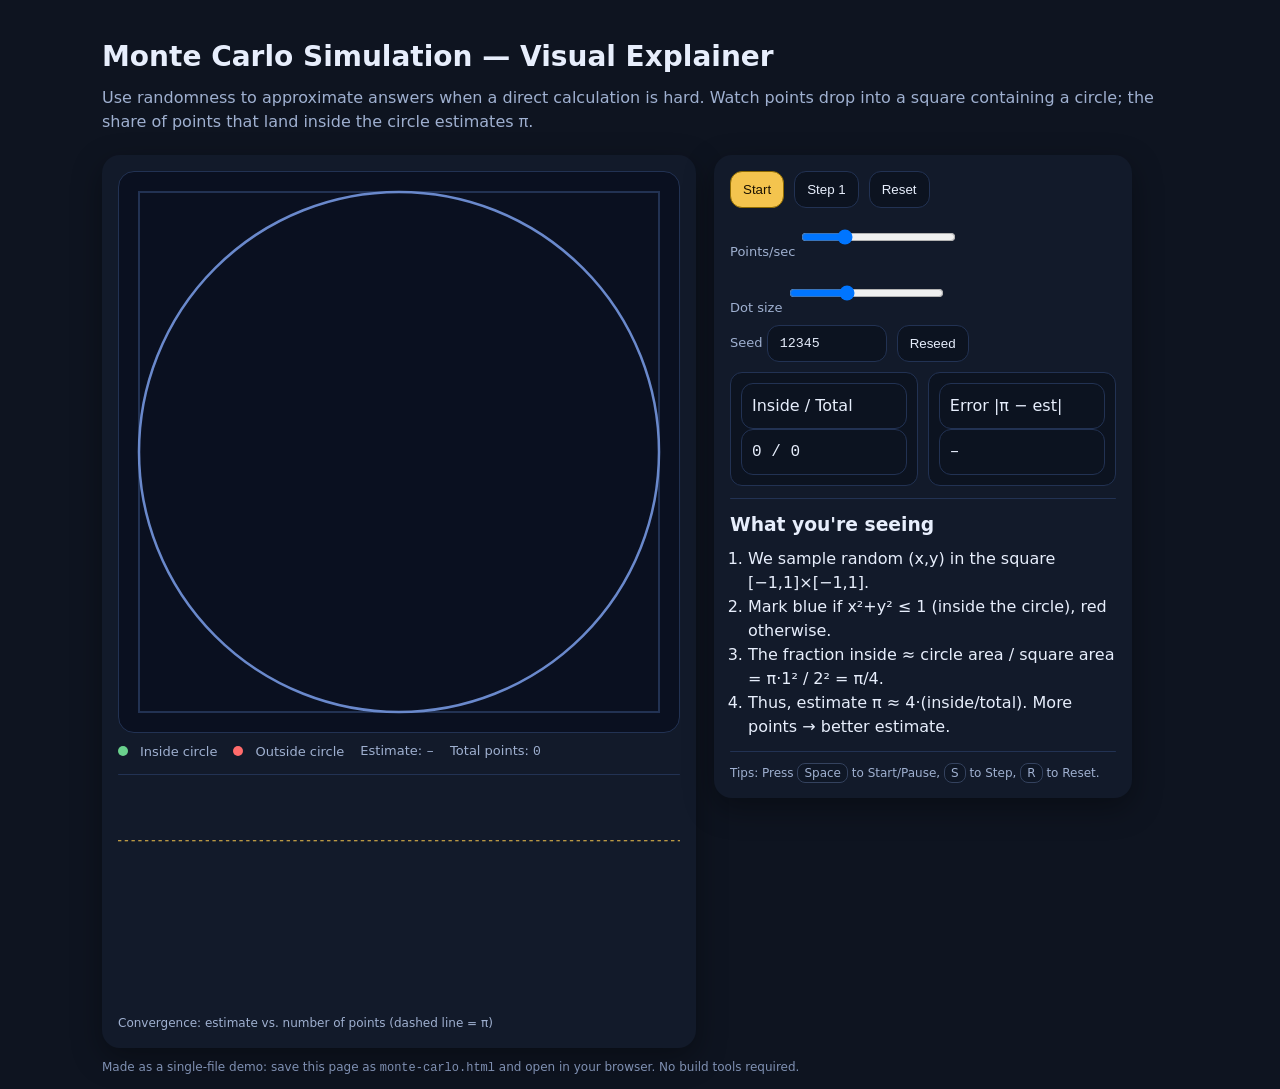
<file: monte_carlo_simulation_explainer_interactive_single_file_html.html>
<!DOCTYPE html>
<html lang="en">
<head>
  <meta charset="utf-8" />
  <meta name="viewport" content="width=device-width, initial-scale=1" />
  <title>Monte Carlo Simulation Explainer</title>
  <style>
    :root {
      --bg:#0e1420; /* Ulix navy */
      --card:#121a2a;
      --ink:#e7eefc;
      --muted:#9fb0d0;
      --accent:#f4c44e; /* gold */
      --ok:#6ad18d;
      --warn:#ff6b6b;
      --shadow: 0 10px 30px rgba(0,0,0,.35);
      --radius: 18px;
    }
    *{box-sizing:border-box}
    html,body{margin:0;height:100%;background:var(--bg);color:var(--ink);font:16px/1.5 system-ui, -apple-system, Segoe UI, Roboto, Inter, "Helvetica Neue", Arial, Noto Sans, "Apple Color Emoji","Segoe UI Emoji"}
    .wrap{max-width:1100px;margin:24px auto;padding:12px}
    h1{font-size:28px;margin:0 0 8px}
    p.lead{color:var(--muted);margin:0 0 20px}
    .grid{display:grid;grid-template-columns: 1.1fr .9fr;gap:18px;align-items:start}
    .card{background:var(--card);border-radius:var(--radius);box-shadow:var(--shadow);padding:16px}
    .flex{display:flex;gap:12px;flex-wrap:wrap;align-items:center}
    label{font-size:13px;color:var(--muted)}
    input,select,button{border:1px solid #223253;background:#0c1320;color:var(--ink);padding:10px 12px;border-radius:12px}
    button{cursor:pointer;transition:transform .03s ease}
    button:active{transform:translateY(1px)}
    button.primary{background:var(--accent);border-color:#8f6b00;color:#1b1200}
    .stat{display:grid;grid-template-columns:1fr 1fr;gap:10px;margin-top:10px}
    .stat div{background:#0c1320;border:1px solid #223253;border-radius:12px;padding:10px}
    .kbd{border:1px solid #34425e;background:#0f1726;border-radius:8px;padding:2px 6px;font-size:12px}
    .row{display:flex;gap:10px;flex-wrap:wrap}
    canvas{display:block;border-radius:16px;border:1px solid #223253;background:#0a1020}
    .legend{display:flex;gap:16px;margin-top:8px;color:var(--muted);font-size:13px}
    .dot{width:10px;height:10px;border-radius:50%}
    .blue{background:var(--ok)}
    .red{background:var(--warn)}
    .mono{font-family: ui-monospace, SFMono-Regular, Menlo, Monaco, Consolas, "Liberation Mono", monospace}
    .small{font-size:12px;color:var(--muted)}
    .hr{height:1px;background:#223253;margin:12px 0;border-radius:1px}
    .footer{color:#7f90b2;font-size:12px;margin-top:10px}
    @media (max-width: 920px){ .grid{grid-template-columns:1fr} }
  </style>
</head>
<body>
<div class="wrap">
  <h1>Monte Carlo Simulation — Visual Explainer</h1>
  <p class="lead">Use randomness to approximate answers when a direct calculation is hard. Watch points drop into a square containing a circle; the share of points that land inside the circle estimates <span class="mono">π</span>.</p>

  <div class="grid">
    <section class="card">
      <canvas id="board" width="560" height="560" aria-label="Sampling board"></canvas>
      <div class="legend">
        <div class="flex" style="align-items:center"><span class="dot blue"></span> Inside circle</div>
        <div class="flex" style="align-items:center"><span class="dot red"></span> Outside circle</div>
        <div>Estimate: <span id="pi" class="mono">–</span></div>
        <div>Total points: <span id="n" class="mono">0</span></div>
      </div>
      <div class="hr"></div>
      <svg id="chart" width="100%" height="220" role="img" aria-label="Convergence chart"></svg>
      <div class="small">Convergence: estimate vs. number of points (dashed line = π)</div>
    </section>

    <aside class="card">
      <div class="row">
        <button id="play" class="primary">Start</button>
        <button id="step">Step 1</button>
        <button id="reset">Reset</button>
      </div>
      <div class="row" style="margin-top:8px">
        <label>Points/sec <input id="rate" type="range" min="10" max="2000" step="10" value="400"></label>
        <label>Dot size <input id="dot" type="range" min="1" max="4" step="1" value="2"></label>
      </div>
      <div class="row" style="margin-top:8px">
        <label>Seed <input id="seed" type="number" value="12345" class="mono" style="width:120px"></label>
        <button id="reseedd">Reseed</button>
      </div>

      <div class="stat">
        <div>
          <div>Inside / Total</div>
          <div class="mono" id="counts">0 / 0</div>
        </div>
        <div>
          <div>Error |π − est|</div>
          <div class="mono" id="error">–</div>
        </div>
      </div>

      <div class="hr"></div>
      <h3 style="margin:6px 0 6px">What you're seeing</h3>
      <ol style="padding-left:18px;margin:8px 0 0">
        <li>We sample random (x,y) in the square [−1,1]×[−1,1].</li>
        <li>Mark blue if x²+y² ≤ 1 (inside the circle), red otherwise.</li>
        <li>The fraction inside ≈ circle area / square area = π·1² / 2² = π/4.</li>
        <li>Thus, estimate π ≈ 4·(inside/total). More points → better estimate.</li>
      </ol>

      <div class="hr"></div>
      <div class="small">Tips: Press <span class="kbd">Space</span> to Start/Pause, <span class="kbd">S</span> to Step, <span class="kbd">R</span> to Reset.</div>
    </aside>
  </div>

  <div class="footer">Made as a single‑file demo: save this page as <span class="mono">monte-carlo.html</span> and open in your browser. No build tools required.</div>
</div>

<script>
  // ---- Simple deterministic PRNG for reproducibility (LCG) ----
  function LCG(seed){
    let m = 0x80000000, a = 1103515245, c = 12345;
    let state = (seed>>>0) || 1;
    return function(){ state = (a*state + c) % m; return state/m; };
  }

  // ---- Canvas setup ----
  const canvas = document.getElementById('board');
  const ctx = canvas.getContext('2d');
  const W = canvas.width, H = canvas.height;
  const pad = 20; // padding inside canvas
  const size = Math.min(W, H) - pad*2; // square drawing area
  const center = { x: W/2, y: H/2 };
  const radius = size/2;

  function drawBoard(){
    ctx.clearRect(0,0,W,H);
    // square
    ctx.strokeStyle = '#223253';
    ctx.lineWidth = 2;
    ctx.strokeRect(center.x - radius, center.y - radius, size, size);
    // circle
    ctx.beginPath();
    ctx.arc(center.x, center.y, radius, 0, Math.PI*2);
    ctx.strokeStyle = '#6a89cc';
    ctx.lineWidth = 2.5;
    ctx.stroke();
  }

  // ---- State ----
  let rng = LCG(Number(document.getElementById('seed').value));
  let running = false;
  let dots = [];
  let inside = 0;

  const ui = {
    pi: document.getElementById('pi'),
    n: document.getElementById('n'),
    counts: document.getElementById('counts'),
    error: document.getElementById('error'),
    rate: document.getElementById('rate'),
    dot: document.getElementById('dot'),
    play: document.getElementById('play'),
    step: document.getElementById('step'),
    reset: document.getElementById('reset'),
    seed: document.getElementById('seed'),
    reseed: document.getElementById('reseedd'),
    chart: document.getElementById('chart'),
  };

  // ---- Chart (simple SVG polyline) ----
  const chart = ui.chart;
  const chartW = 1000; // virtual width; will scale to container
  const chartH = 200;
  chart.setAttribute('viewBox', `0 0 ${chartW} ${chartH}`);

  const estPath = document.createElementNS('http://www.w3.org/2000/svg', 'polyline');
  estPath.setAttribute('fill','none');
  estPath.setAttribute('stroke', '#76e1a1'); // green-ish
  estPath.setAttribute('stroke-width', '2.2');
  chart.appendChild(estPath);

  // dashed horizontal line at π
  const piLine = document.createElementNS('http://www.w3.org/2000/svg','line');
  piLine.setAttribute('x1','0');
  piLine.setAttribute('x2', String(chartW));
  piLine.setAttribute('y1','0');
  piLine.setAttribute('y2','0');
  piLine.setAttribute('stroke','#f4c44e');
  piLine.setAttribute('stroke-dasharray','6 6');
  piLine.setAttribute('stroke-width','2');
  chart.appendChild(piLine);

  const estimates = []; // array of {n, est}

  function updateChart(){
    if(estimates.length === 0){ estPath.setAttribute('points',''); return; }
    const maxN = estimates[estimates.length-1].n;
    const padX = 20, padY = 12;
    const minY = 2.5, maxY = 4; // y-range for π estimate

    const pts = estimates.map(({n, est})=>{
      const x = padX + (n/maxN) * (chartW - padX*1.5);
      const y = padY + (1 - (est - minY)/(maxY - minY)) * (chartH - padY*2);
      return `${x.toFixed(1)},${y.toFixed(1)}`;
    }).join(' ');
    estPath.setAttribute('points', pts);

    // position π line
    const yPi = padY + (1 - (Math.PI - minY)/(maxY - minY)) * (chartH - padY*2);
    piLine.setAttribute('y1', yPi);
    piLine.setAttribute('y2', yPi);
  }

  function updateStats(){
    const n = dots.length;
    const est = n ? 4 * (inside / n) : NaN;
    ui.n.textContent = n;
    ui.counts.textContent = `${inside} / ${n}`;
    if(n){
      ui.pi.textContent = est.toFixed(6);
      ui.error.textContent = Math.abs(Math.PI - est).toExponential(2);
    } else {
      ui.pi.textContent = '–';
      ui.error.textContent = '–';
    }
  }

  function samplePoint(){
    // (x,y) in [-1,1]
    const xr = rng()*2 - 1;
    const yr = rng()*2 - 1;
    const d2 = xr*xr + yr*yr;
    const inCircle = d2 <= 1;

    // to canvas coords
    const x = center.x + xr * radius;
    const y = center.y - yr * radius;

    dots.push({x,y,inCircle});
    if(inCircle) inside++;

    // draw dot
    const r = Number(ui.dot.value);
    ctx.fillStyle = inCircle ? '#6ad18d' : '#ff6b6b';
    ctx.beginPath();
    ctx.arc(x, y, r, 0, Math.PI*2);
    ctx.fill();

    const n = dots.length;
    const est = 4 * (inside/n);
    if(n % 5 === 0) { // thin the chart points a bit
      estimates.push({n, est});
      updateChart();
    }
    if(n % 25 === 0){ updateStats(); }
  }

  function stepK(k){ for(let i=0;i<k;i++) samplePoint(); updateStats(); }

  // ---- Controls ----
  ui.play.addEventListener('click', ()=>{ running = !running; ui.play.textContent = running? 'Pause' : 'Start'; });
  ui.step.addEventListener('click', ()=> stepK(1));
  ui.reset.addEventListener('click', ()=> reset(true));
  ui.reseed.addEventListener('click', ()=> { reset(false); rng = LCG(Number(ui.seed.value)||1); });

  document.addEventListener('keydown', (e)=>{
    if(e.code==='Space'){ running = !running; ui.play.textContent = running? 'Pause' : 'Start'; e.preventDefault(); }
    if(e.key==='s' || e.key==='S'){ stepK(1); }
    if(e.key==='r' || e.key==='R'){ reset(true); }
  });

  function reset(clearSeedToo){
    if(clearSeedToo){ /* keep seed */ }
    running = false; ui.play.textContent='Start';
    dots.length = 0; inside = 0; estimates.length = 0;
    drawBoard(); updateStats(); updateChart();
  }

  // ---- Animation loop ----
  let last=0;
  function tick(t){
    const rate = Number(ui.rate.value); // points per second
    const dt = Math.min(0.1, (t-last)/1000 || 0); // seconds
    last = t;
    if(running){
      const toDo = Math.max(1, Math.floor(rate * dt));
      stepK(toDo);
    }
    requestAnimationFrame(tick);
  }

  // initial
  drawBoard(); updateStats(); updateChart();
  requestAnimationFrame(tick);
</script>
</body>
</html>
</file>
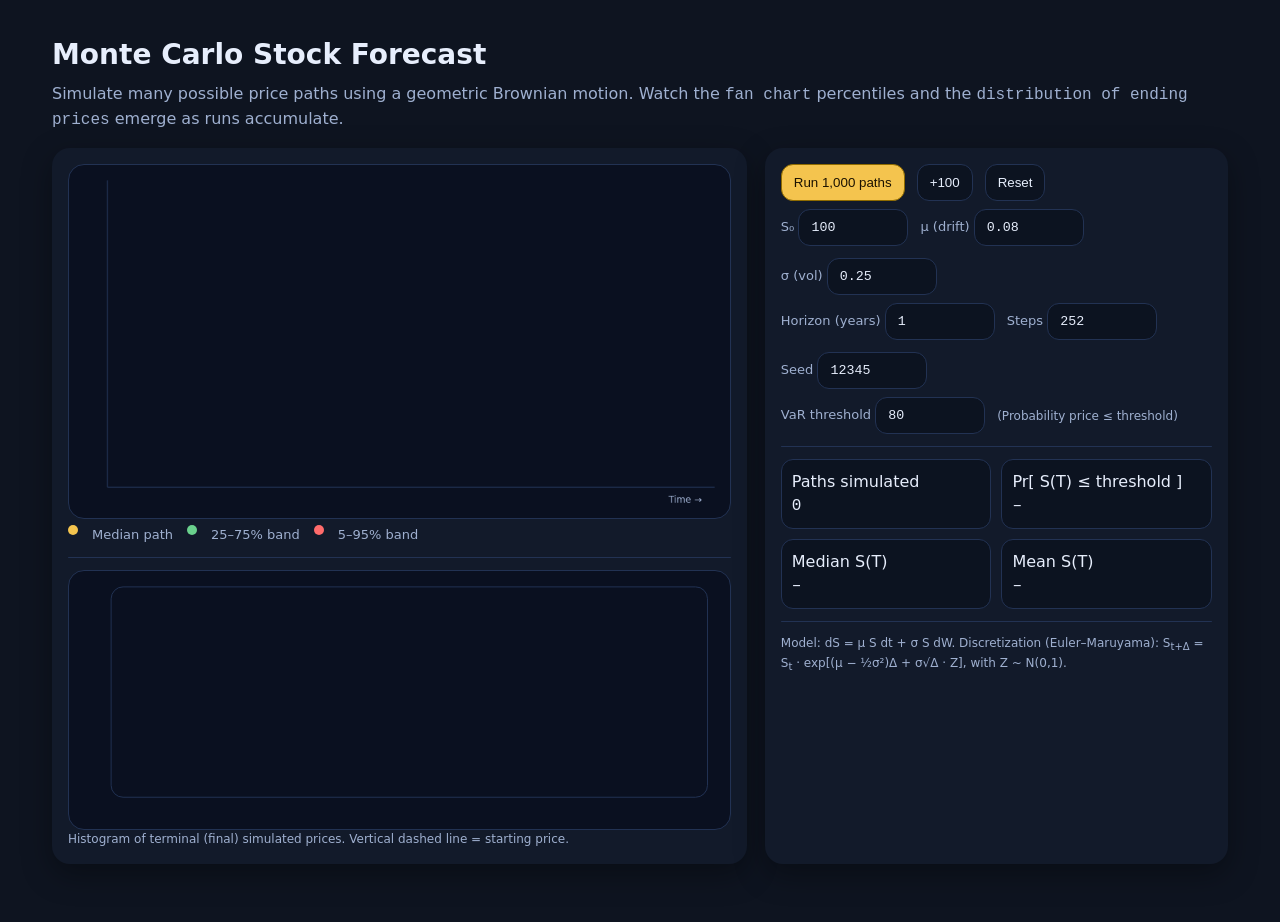
<file: monte_carlo_stock_forecast_interactive_single_file_html.html>
<!DOCTYPE html>
<html lang="en">
<head>
<meta charset="utf-8" />
<meta name="viewport" content="width=device-width, initial-scale=1" />
<title>Monte Carlo Stock Forecast — Interactive</title>
<style>
  :root{
    --bg:#0e1420;--panel:#121a2a;--ink:#e7eefc;--muted:#9fb0d0;--accent:#f4c44e;--ok:#6ad18d;--warn:#ff6b6b;--grid:#223253;
    --shadow:0 10px 30px rgba(0,0,0,.35);--radius:18px
  }
  *{box-sizing:border-box}
  html,body{margin:0;height:100%;background:var(--bg);color:var(--ink);font:16px/1.5 system-ui,-apple-system,Segoe UI,Roboto,Inter,"Helvetica Neue",Arial}
  .wrap{max-width:1200px;margin:22px auto;padding:12px}
  h1{margin:0 0 6px;font-size:28px}
  p.lead{margin:0 0 16px;color:var(--muted)}
  .grid{display:grid;grid-template-columns:1.2fr .8fr;gap:18px}
  .card{background:var(--panel);border-radius:var(--radius);box-shadow:var(--shadow);padding:16px}
  .row{display:flex;flex-wrap:wrap;gap:12px;align-items:center}
  label{font-size:13px;color:var(--muted)}
  input,button{border:1px solid var(--grid);background:#0c1320;color:var(--ink);padding:10px 12px;border-radius:12px}
  input[type=number]{width:110px}
  input[type=range]{width:200px}
  button{cursor:pointer}
  button.primary{background:var(--accent);border-color:#8f6b00;color:#1b1200}
  .mono{font-family:ui-monospace,SFMono-Regular,Menlo,Consolas,monospace}
  canvas{display:block;width:100%;height:auto;border:1px solid var(--grid);border-radius:16px;background:#0a1020}
  .small{font-size:12px;color:var(--muted)}
  .hr{height:1px;background:var(--grid);margin:12px 0;border-radius:1px}
  .stat{display:grid;grid-template-columns:1fr 1fr;gap:10px}
  .stat>div{background:#0c1320;border:1px solid var(--grid);border-radius:12px;padding:10px}
  .legend{display:flex;gap:14px;color:var(--muted);font-size:13px;margin-top:6px}
  .dot{width:10px;height:10px;border-radius:50%}
  .green{background:var(--ok)}
  .gold{background:var(--accent)}
  .red{background:var(--warn)}
  svg{width:100%;height:260px;display:block;border:1px solid var(--grid);border-radius:16px;background:#0a1020}
  @media(max-width:980px){.grid{grid-template-columns:1fr}}
</style>
</head>
<body>
<div class="wrap">
  <h1>Monte Carlo Stock Forecast</h1>
  <p class="lead">Simulate many possible price paths using a geometric Brownian motion. Watch the <span class="mono">fan chart</span> percentiles and the <span class="mono">distribution of ending prices</span> emerge as runs accumulate.</p>

  <div class="grid">
    <section class="card">
      <canvas id="paths" width="860" height="460" aria-label="Simulated price paths"></canvas>
      <div class="legend">
        <div class="dot gold"></div> Median path
        <div class="dot green"></div> 25–75% band
        <div class="dot red"></div> 5–95% band
      </div>
      <div class="hr"></div>
      <svg id="hist" role="img" aria-label="Histogram of terminal prices"></svg>
      <div class="small">Histogram of terminal (final) simulated prices. Vertical dashed line = starting price.</div>
    </section>

    <aside class="card">
      <div class="row">
        <button id="run" class="primary">Run 1,000 paths</button>
        <button id="add100">+100</button>
        <button id="reset">Reset</button>
      </div>
      <div class="row" style="margin-top:8px">
        <label>S₀ <input id="s0" type="number" step="1" value="100" class="mono"></label>
        <label>μ (drift) <input id="mu" type="number" step="0.01" value="0.08" class="mono"></label>
        <label>σ (vol) <input id="sigma" type="number" step="0.01" value="0.25" class="mono"></label>
      </div>
      <div class="row" style="margin-top:8px">
        <label>Horizon (years) <input id="years" type="number" step="0.25" value="1" class="mono"></label>
        <label>Steps <input id="steps" type="number" step="10" value="252" class="mono"></label>
        <label>Seed <input id="seed" type="number" value="12345" class="mono"></label>
      </div>
      <div class="row" style="margin-top:8px">
        <label>VaR threshold <input id="var" type="number" step="1" value="80" class="mono"></label>
        <span class="small">(Probability price ≤ threshold)</span>
      </div>
      <div class="hr"></div>
      <div class="stat">
        <div>
          <div>Paths simulated</div>
          <div id="pathsCount" class="mono">0</div>
        </div>
        <div>
          <div>Pr[ S(T) ≤ threshold ]</div>
          <div id="risk" class="mono">–</div>
        </div>
        <div>
          <div>Median S(T)</div>
          <div id="medST" class="mono">–</div>
        </div>
        <div>
          <div>Mean S(T)</div>
          <div id="meanST" class="mono">–</div>
        </div>
      </div>
      <div class="hr"></div>
      <div class="small">Model: dS = μ S dt + σ S dW. Discretization (Euler–Maruyama): S<sub>t+Δ</sub> = S<sub>t</sub> · exp[(μ − ½σ²)Δ + σ√Δ · Z], with Z ~ N(0,1).</div>
    </aside>
  </div>
</div>

<script>
  // ---- Deterministic PRNG + Box–Muller for N(0,1) ----
  function LCG(seed){ let m=0x80000000,a=1103515245,c=12345; let s=(seed>>>0)||1; return ()=>{ s=(a*s+c)%m; return s/m; }; }
  function gaussian01(rng){ // Box–Muller
    let u=0,v=0; while(u===0) u=rng(); while(v===0) v=rng();
    return Math.sqrt(-2*Math.log(u))*Math.cos(2*Math.PI*v);
  }

  // ---- Elements ----
  const cvs = document.getElementById('paths');
  const ctx = cvs.getContext('2d');
  const histSVG = document.getElementById('hist');
  const ui = {
    run: document.getElementById('run'), add100: document.getElementById('add100'), reset: document.getElementById('reset'),
    s0: document.getElementById('s0'), mu: document.getElementById('mu'), sigma: document.getElementById('sigma'), years: document.getElementById('years'), steps: document.getElementById('steps'), seed: document.getElementById('seed'),
    var: document.getElementById('var'),
    pathsCount: document.getElementById('pathsCount'), risk: document.getElementById('risk'), medST: document.getElementById('medST'), meanST: document.getElementById('meanST')
  };

  // ---- Simulation state ----
  let rng = LCG(Number(ui.seed.value));
  let paths=[], terminal=[]; // paths: Float32Array per path; terminal: numbers

  function reset(){
    rng = LCG(Number(ui.seed.value));
    paths.length=0; terminal.length=0;
    drawPaths([]); drawHist([]); updateStats();
  }

  ui.reset.addEventListener('click', reset);

  function simulate(nAdd){
    const S0 = Number(ui.s0.value), mu = Number(ui.mu.value), sig = Number(ui.sigma.value);
    const years = Number(ui.years.value), steps = Math.max(2, Number(ui.steps.value)|0);
    const dt = years/steps, drift = (mu - 0.5*sig*sig)*dt, vol = sig*Math.sqrt(dt);

    for(let k=0;k<nAdd;k++){
      const arr = new Float32Array(steps+1);
      arr[0]=S0; let s=S0;
      for(let i=1;i<=steps;i++){
        const z = gaussian01(rng);
        s = s * Math.exp(drift + vol*z);
        arr[i]=s;
      }
      paths.push(arr); terminal.push(s);
    }
    drawPaths(paths); drawHist(terminal); updateStats();
  }

  ui.run.addEventListener('click', ()=> simulate(1000));
  ui.add100.addEventListener('click', ()=> simulate(100));

  // ---- Drawing: price paths + fan percentiles ----
  function percentile(sortedArr, p){ if(sortedArr.length===0) return NaN; const idx=(p*(sortedArr.length-1)); const lo=Math.floor(idx), hi=Math.ceil(idx); if(lo===hi) return sortedArr[lo]; const w=idx-lo; return sortedArr[lo]*(1-w)+sortedArr[hi]*w; }

  function drawPaths(allPaths){
    const W=cvs.width, H=cvs.height; ctx.clearRect(0,0,W,H);
    // axes
    ctx.strokeStyle='#223253'; ctx.lineWidth=1.5; ctx.beginPath(); ctx.moveTo(50,H-40); ctx.lineTo(W-20,H-40); ctx.moveTo(50,20); ctx.lineTo(50,H-40); ctx.stroke();
    ctx.fillStyle='#9fb0d0'; ctx.font='12px system-ui'; ctx.fillText('Time →', W-80, H-20);

    if(allPaths.length===0){ return; }

    const steps = allPaths[0].length-1; const S0=Number(ui.s0.value);
    // y-scale from min/max across percentiles to keep stable
    const perStep = []; // arrays of s at each step
    for(let i=0;i<=steps;i++){ perStep[i]=[]; }
    for(const p of allPaths){ for(let i=0;i<=steps;i++){ perStep[i].push(p[i]); } }
    for(let i=0;i<=steps;i++){ perStep[i].sort((a,b)=>a-b); }

    const p05 = perStep.map(a=>percentile(a,0.05));
    const p25 = perStep.map(a=>percentile(a,0.25));
    const p50 = perStep.map(a=>percentile(a,0.50));
    const p75 = perStep.map(a=>percentile(a,0.75));
    const p95 = perStep.map(a=>percentile(a,0.95));

    const minY = Math.min(...p05), maxY = Math.max(...p95);
    const left=50, right=W-20, top=20, bottom=H-40;
    const X = i => left + (i/steps)*(right-left);
    const Y = s => bottom - ( (s-minY)/(maxY-minY) )*(bottom-top);

    // bands (5-95 in red, 25-75 in green)
    function fillBand(a,b, color){ ctx.beginPath(); ctx.moveTo(X(0),Y(a[0])); for(let i=1;i<=steps;i++){ ctx.lineTo(X(i),Y(a[i])); } for(let i=steps;i>=0;i--){ ctx.lineTo(X(i),Y(b[i])); } ctx.closePath(); ctx.globalAlpha=.18; ctx.fillStyle=color; ctx.fill(); ctx.globalAlpha=1; }
    fillBand(p05,p95,'#ff6b6b');
    fillBand(p25,p75,'#6ad18d');

    // median line
    ctx.strokeStyle='#f4c44e'; ctx.lineWidth=2.5; ctx.beginPath(); ctx.moveTo(X(0),Y(p50[0])); for(let i=1;i<=steps;i++){ ctx.lineTo(X(i),Y(p50[i])); } ctx.stroke();

    // thin sample of individual paths for texture
    const show = Math.min(60, allPaths.length);
    ctx.strokeStyle='rgba(231,238,252,0.22)'; ctx.lineWidth=1;
    for(let k=0;k<show;k++){
      const p = allPaths[(k*Math.floor(allPaths.length/show))|0];
      ctx.beginPath(); ctx.moveTo(X(0),Y(p[0]));
      for(let i=1;i<=steps;i++){ ctx.lineTo(X(i),Y(p[i])); }
      ctx.stroke();
    }

    // y-axis labels
    ctx.fillStyle='#9fb0d0'; ctx.font='12px system-ui';
    ctx.fillText(minY.toFixed(2), 6, bottom);
    ctx.fillText(((minY+maxY)/2).toFixed(2), 6, (bottom+top)/2);
    ctx.fillText(maxY.toFixed(2), 6, top+8);
  }

  // ---- Histogram of terminal prices ----
  function drawHist(values){
    const W=histSVG.clientWidth||800, H=260; histSVG.setAttribute('viewBox',`0 0 ${W} ${H}`); while(histSVG.firstChild) histSVG.removeChild(histSVG.firstChild);
    // frame
    const frame = document.createElementNS('http://www.w3.org/2000/svg','rect'); frame.setAttribute('x','40'); frame.setAttribute('y','16'); frame.setAttribute('width', W-60); frame.setAttribute('height', H-48); frame.setAttribute('rx','12'); frame.setAttribute('fill','#0a1020'); frame.setAttribute('stroke','#223253'); histSVG.appendChild(frame);

    if(values.length===0) return;

    const nbin = 30; const minV = Math.min(...values), maxV = Math.max(...values);
    const bins = new Array(nbin).fill(0);
    const w = (maxV-minV)||1;
    for(const v of values){ let idx = Math.floor((v-minV)/w*nbin); if(idx===nbin) idx=nbin-1; bins[idx]++; }
    const maxCount = Math.max(...bins);

    const left=50, right=W-20, top=24, bottom=H-36;
    const barW = (right-left)/nbin;

    for(let i=0;i<nbin;i++){
      const h = (bins[i]/maxCount)*(bottom-top);
      const rect = document.createElementNS('http://www.w3.org/2000/svg','rect');
      rect.setAttribute('x', left + i*barW + 1);
      rect.setAttribute('y', bottom - h);
      rect.setAttribute('width', Math.max(1, barW-2));
      rect.setAttribute('height', h);
      rect.setAttribute('fill', '#76e1a1');
      rect.setAttribute('opacity','.8');
      histSVG.appendChild(rect);
    }

    // start price line
    const S0 = Number(ui.s0.value);
    const xS0 = left + ((S0-minV)/((maxV-minV)||1))*(right-left);
    const line = document.createElementNS('http://www.w3.org/2000/svg','line');
    line.setAttribute('x1',xS0); line.setAttribute('x2',xS0); line.setAttribute('y1',top); line.setAttribute('y2',bottom);
    line.setAttribute('stroke','#f4c44e'); line.setAttribute('stroke-dasharray','6 6'); line.setAttribute('stroke-width','2');
    histSVG.appendChild(line);

    // labels
    const mk = (x,txt)=>{ const t=document.createElementNS('http://www.w3.org/2000/svg','text'); t.setAttribute('x',x); t.setAttribute('y',H-10); t.setAttribute('fill','#9fb0d0'); t.setAttribute('font-size','12'); t.setAttribute('text-anchor','middle'); t.textContent=txt; histSVG.appendChild(t); };
    mk(left, minV.toFixed(2)); mk((left+right)/2, ((minV+maxV)/2).toFixed(2)); mk(right, maxV.toFixed(2));
  }

  // ---- Stats ----
  function updateStats(){
    ui.pathsCount.textContent = String(paths.length);
    if(terminal.length===0){ ui.risk.textContent='–'; ui.medST.textContent='–'; ui.meanST.textContent='–'; return; }
    const sorted=[...terminal].sort((a,b)=>a-b);
    const med = percentile(sorted, .5);
    const mean = terminal.reduce((a,b)=>a+b,0)/terminal.length;
    const thr = Number(ui.var.value);
    let lo = 0, hi = sorted.length-1, pos = sorted.length; // first index > thr
    while(lo<=hi){ const mid=(lo+hi)>>1; if(sorted[mid] <= thr){ lo=mid+1; } else { pos=mid; hi=mid-1; } }
    const p = (pos/terminal.length);
    ui.medST.textContent = med.toFixed(2);
    ui.meanST.textContent = mean.toFixed(2);
    ui.risk.textContent = (p*100).toFixed(2) + '%';
  }

  // ---- Wire up ----
  ui.seed.addEventListener('change', reset);
  ui.s0.addEventListener('change', reset);
  ui.mu.addEventListener('change', reset);
  ui.sigma.addEventListener('change', reset);
  ui.years.addEventListener('change', reset);
  ui.steps.addEventListener('change', reset);
  ui.var.addEventListener('input', updateStats);

  // initial draw
  reset();
</script>
</body>
</html>
</file>
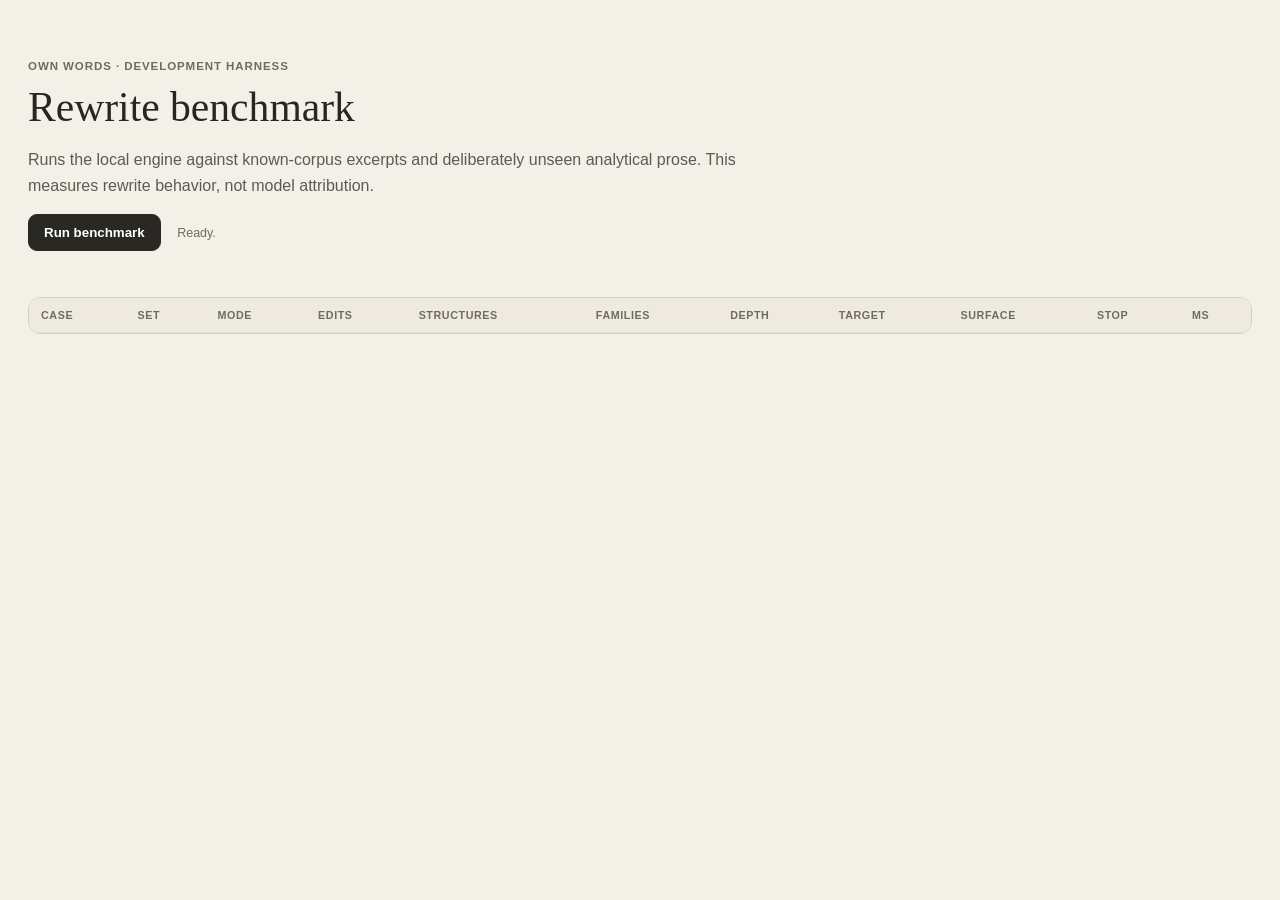
<file: own-words/benchmark.html>
<!DOCTYPE html>
<html lang="en">
<head>
  <meta charset="UTF-8">
  <meta name="viewport" content="width=device-width, initial-scale=1.0">
  <meta name="robots" content="noindex,nofollow">
  <meta name="referrer" content="no-referrer">
  <meta http-equiv="Content-Security-Policy" content="default-src 'self'; script-src 'self'; style-src 'self'; img-src 'none'; font-src 'self'; connect-src 'none'; object-src 'none'; frame-src 'none'; base-uri 'none'; form-action 'none'">
  <title>Own Words · Benchmark</title>
  <link rel="stylesheet" href="benchmark.css">
</head>
<body>
  <main>
    <header>
      <p class="eyebrow">Own Words · development harness</p>
      <h1>Rewrite benchmark</h1>
      <p>Runs the local engine against known-corpus excerpts and deliberately unseen analytical prose. This measures rewrite behavior, not model attribution.</p>
      <button id="run">Run benchmark</button>
      <span id="status" aria-live="polite">Ready.</span>
    </header>
    <section id="summary" class="summary"></section>
    <div class="table-wrap">
      <table>
        <thead><tr><th>Case</th><th>Set</th><th>Mode</th><th>Edits</th><th>Structures</th><th>Families</th><th>Depth</th><th>Target</th><th>Surface</th><th>Stop</th><th>ms</th></tr></thead>
        <tbody id="results"></tbody>
      </table>
    </div>
  </main>
  <script src="phrases.js"></script>
  <script src="words.js"></script>
  <script src="words-thorough.js"></script>
  <script src="patterns.js"></script>
  <script src="corpus-2.js"></script>
  <script src="corpus-3.js"></script>
  <script src="corpus-4.js"></script>
  <script src="corpus-5.js"></script>
  <script src="corpus-6.js"></script>
  <script src="corpus-7.js"></script>
  <script src="grammar.js"></script>
  <script src="limits.js"></script>
  <script src="metrics.js"></script>
  <script src="engine.js"></script>
  <script src="benchmark.js"></script>
</body>
</html>
</file>
<file: own-words/styles.css>
:root {
      --paper:#f3f0e8; --surface:#fbfaf6; --ink:#171715; --muted:#716f68;
      --line:#d8d4c9; --line-dark:#b9b4a8; --accent:#244b62; --accent-soft:#e1ebef;
      --mark:#e8dcae; --mark-hover:#dccb87; --green:#315b43; --radius:16px;
      --shadow:0 18px 55px rgba(26,24,20,.055);
    }
    *{box-sizing:border-box}
    body{margin:0;background:var(--paper);color:var(--ink);font-family:Inter,ui-sans-serif,-apple-system,BlinkMacSystemFont,"Segoe UI",sans-serif;-webkit-font-smoothing:antialiased}
    button,textarea{font:inherit}
    .shell{width:min(1180px,calc(100% - 36px));margin:auto}
    header{min-height:76px;border-bottom:1px solid rgba(23,23,21,.11);display:flex;align-items:center;justify-content:space-between;gap:18px}
    .brand{display:flex;align-items:center;gap:9px;color:inherit;text-decoration:none;font-weight:750;letter-spacing:-.02em}
    .brand-dot{width:11px;height:11px;border:2px solid var(--ink);border-radius:50%}
    .private{display:flex;align-items:center;gap:8px;color:var(--muted);font-size:.78rem}.private i{width:7px;height:7px;border-radius:50%;background:var(--green)}
    .hero{padding:72px 0 36px;max-width:800px}.eyebrow{margin:0 0 18px;color:var(--accent);font-size:.72rem;font-weight:800;letter-spacing:.13em;text-transform:uppercase}
    h1{font:400 clamp(3.2rem,7vw,6.6rem)/.91 Georgia,"Times New Roman",serif;letter-spacing:-.055em;margin:0}.tagline{font-size:clamp(1.2rem,2vw,1.55rem);letter-spacing:-.025em;margin:20px 0 0;color:#42413d}
    .lede{max-width:680px;margin:15px 0 0;color:var(--muted);font-size:.97rem;line-height:1.65}
    .workspace{background:var(--surface);border:1px solid var(--line);border-radius:var(--radius);box-shadow:var(--shadow);overflow:hidden}
    .toolbar{padding:14px 18px;border-bottom:1px solid var(--line);display:flex;align-items:center;justify-content:space-between;gap:14px;flex-wrap:wrap;background:rgba(255,255,255,.42)}
    .seg{display:flex;background:#ebe7df;padding:3px;border-radius:10px;gap:2px}.seg button{border:0;background:none;color:var(--muted);padding:7px 12px;border-radius:8px;cursor:pointer;font-size:.8rem;font-weight:700}.seg button.active{background:var(--surface);color:var(--ink);box-shadow:0 1px 5px rgba(0,0,0,.08)}
    .toolbar-note{color:var(--muted);font-size:.76rem}.panes{display:grid;grid-template-columns:1fr 1fr;min-height:500px}.pane{min-width:0;display:flex;flex-direction:column}.pane+.pane{border-left:1px solid var(--line)}
    .pane-head{min-height:54px;padding:15px 18px;border-bottom:1px solid var(--line);display:flex;justify-content:space-between;align-items:center;gap:12px}.pane-title{font-size:.77rem;text-transform:uppercase;letter-spacing:.08em;font-weight:800}
    .text-action{border:0;background:none;color:var(--accent);padding:4px 0;cursor:pointer;font-size:.76rem}.text-action:hover{text-decoration:underline}.text-action:disabled{opacity:.4;cursor:not-allowed}
    textarea{width:100%;flex:1;min-height:390px;border:0;outline:0;resize:none;background:transparent;color:var(--ink);padding:24px;font:400 1.05rem/1.72 Georgia,"Times New Roman",serif}textarea::placeholder{color:#aaa69e}
    .out-wrap{flex:1;min-height:390px;padding:24px}.output{min-height:342px;white-space:pre-wrap;overflow-wrap:anywhere;font:400 1.05rem/1.72 Georgia,"Times New Roman",serif}.output.empty{color:#aaa69e;font-style:italic}
    .edit{appearance:none;border:0;background:var(--mark);color:inherit;padding:0 2px;margin:0 -1px;border-radius:3px;font:inherit;line-height:inherit;cursor:pointer;text-align:left;box-shadow:inset 0 -1px 0 rgba(23,23,21,.16)}.edit:hover,.edit:focus-visible{background:var(--mark-hover);outline:0}.edit.reverted{background:transparent;box-shadow:inset 0 -1px 0 var(--line-dark)}
    #manual{display:none;width:100%;min-height:342px;padding:0}.pane-foot{min-height:56px;padding:12px 18px;border-top:1px solid var(--line);display:flex;align-items:center;justify-content:space-between;gap:12px;color:var(--muted);font-size:.76rem}
    .source-meta{display:flex;align-items:center;gap:8px;min-width:0;flex-wrap:wrap}.source-meta #sourceCount{white-space:nowrap}.source-meta #limitState{font-size:.7rem;color:#8b877d}.limit-warning{color:#8a5a1f!important}.limit-error{color:#8a302d!important;font-weight:750}
    .actions{padding:16px 18px;border-top:1px solid var(--line);display:flex;gap:10px;flex-wrap:wrap;background:rgba(255,255,255,.42)}.btn{border:1px solid var(--line-dark);background:var(--surface);color:var(--ink);padding:10px 15px;border-radius:10px;font-size:.82rem;font-weight:750;cursor:pointer}.btn.primary{background:var(--ink);border-color:var(--ink);color:#fff}.btn:hover{border-color:#8c887f}.btn:active{transform:translateY(1px)}.btn:disabled{opacity:.4;cursor:not-allowed}
    .stats{display:grid;grid-template-columns:repeat(3,1fr);border:1px solid var(--line);border-radius:var(--radius);overflow:hidden;margin:28px 0 70px;background:rgba(251,250,246,.7)}.stat{padding:20px 22px;min-height:92px}.stat+.stat{border-left:1px solid var(--line)}.stat b{display:block;font:400 1.7rem Georgia,serif;letter-spacing:-.03em}.stat span{display:block;margin-top:5px;color:var(--muted);font-size:.74rem}
    .about{border-top:1px solid rgba(23,23,21,.12);padding:54px 0 80px;display:grid;grid-template-columns:1fr 1.35fr;gap:80px}.about h2{font:400 clamp(2rem,4vw,3.4rem)/1.04 Georgia,serif;letter-spacing:-.045em;margin:0}.about-copy{color:#4d4b46;line-height:1.75;font-size:.94rem}.about-copy p:first-child{margin-top:0}.about-copy strong{color:var(--ink)}
    .principles{display:grid;grid-template-columns:repeat(3,1fr);gap:12px;margin-top:28px}.principle{border-top:1px solid var(--line-dark);padding-top:10px;color:var(--muted);font-size:.78rem;line-height:1.45}.principle b{display:block;color:var(--ink);margin-bottom:3px}
    footer{border-top:1px solid rgba(23,23,21,.12);min-height:90px;display:flex;align-items:center;justify-content:space-between;gap:20px;color:var(--muted);font-size:.75rem}footer a{color:var(--ink)}
    .toast{position:fixed;left:50%;bottom:24px;transform:translate(-50%,12px);opacity:0;pointer-events:none;background:var(--ink);color:#fff;padding:10px 14px;border-radius:9px;font-size:.78rem;transition:.15s;z-index:10;max-width:min(520px,calc(100% - 32px));text-align:center}.toast.show{opacity:1;transform:translate(-50%,0)}
    @media(max-width:820px){.shell{width:min(100% - 24px,1180px)}.hero{padding-top:50px}.panes{grid-template-columns:1fr}.pane+.pane{border-left:0;border-top:1px solid var(--line)}.about{grid-template-columns:1fr;gap:24px}.stats{margin-bottom:50px}}
    @media(max-width:560px){h1{font-size:3.5rem}.private span{display:none}.actions .btn{flex:1 1 calc(50% - 10px)}.stats{grid-template-columns:1fr}.stat+.stat{border-left:0;border-top:1px solid var(--line)}.principles{grid-template-columns:1fr}footer{align-items:flex-start;flex-direction:column;justify-content:center}.source-meta{align-items:flex-start;flex-direction:column;gap:2px}}
</file>
<file: own-words/metrics.css>
.stats{grid-template-columns:repeat(4,1fr)}
.depth-stat small{display:block;margin-top:6px;color:var(--accent);font-size:.68rem;font-weight:700;text-transform:uppercase;letter-spacing:.055em}
.calculations{margin:-42px 0 70px;border:1px solid var(--line);border-radius:14px;background:rgba(251,250,246,.58);overflow:hidden}
.calculations summary{list-style:none;cursor:pointer;padding:15px 18px;display:flex;align-items:center;justify-content:space-between;gap:16px;font-size:.8rem;font-weight:760}
.calculations summary::-webkit-details-marker{display:none}
.calculations summary:after{content:'+';font:400 1.2rem Georgia,serif;color:var(--muted)}
.calculations[open] summary:after{content:'−'}
.calculations summary small{color:var(--muted);font-size:.72rem;font-weight:500;margin-left:auto}
.calc-body{border-top:1px solid var(--line);padding:22px 22px 24px}
.calc-intro{display:grid;grid-template-columns:1fr 1fr;gap:28px;margin-bottom:22px;color:#504e48;font-size:.82rem;line-height:1.6}
.calc-intro p{margin:0}.calc-intro strong{color:var(--ink)}
.calc-grid{display:grid;grid-template-columns:repeat(4,1fr);border:1px solid var(--line);border-radius:11px;overflow:hidden;background:rgba(255,255,255,.3)}
.calc{padding:16px;min-height:104px;border-right:1px solid var(--line);border-bottom:1px solid var(--line)}
.calc:nth-child(4n){border-right:0}.calc:nth-last-child(-n+4){border-bottom:0}
.calc span{display:block;color:var(--muted);font-size:.7rem;text-transform:uppercase;letter-spacing:.055em;font-weight:760}
.calc b{display:block;margin-top:8px;font:400 1.45rem Georgia,serif;letter-spacing:-.025em}
.calc b.method{font:650 .86rem/1.3 Inter,ui-sans-serif,-apple-system,BlinkMacSystemFont,"Segoe UI",sans-serif;letter-spacing:0}
.calc small{display:block;margin-top:6px;color:var(--muted);font-size:.66rem;line-height:1.35}
.formula{display:flex;align-items:flex-start;gap:14px;margin-top:16px;padding:13px 15px;border-radius:10px;background:#ebe7df;font-size:.72rem}
.formula span{font-weight:800;white-space:nowrap}.formula code{font:500 .72rem/1.45 ui-monospace,SFMono-Regular,Menlo,Consolas,monospace;color:#47453f;white-space:normal}
.calc-note{margin:15px 2px 0;color:var(--muted);font-size:.72rem;line-height:1.55}
@media(max-width:820px){.stats{grid-template-columns:repeat(2,1fr)}.stat:nth-child(3){border-left:0;border-top:1px solid var(--line)}.stat:nth-child(4){border-top:1px solid var(--line)}.calculations{margin-top:-24px}.calc-grid{grid-template-columns:repeat(2,1fr)}.calc:nth-child(4n){border-right:1px solid var(--line)}.calc:nth-child(2n){border-right:0}.calc:nth-last-child(-n+4){border-bottom:1px solid var(--line)}.calc:nth-last-child(-n+2){border-bottom:0}.calc-intro{grid-template-columns:1fr;gap:8px}}
@media(max-width:560px){.stats{grid-template-columns:1fr}.stat+.stat,.stat:nth-child(3),.stat:nth-child(4){border-left:0;border-top:1px solid var(--line)}.calculations summary small{display:none}.calc-grid{grid-template-columns:1fr}.calc,.calc:nth-child(2n),.calc:nth-child(4n){border-right:0;border-bottom:1px solid var(--line)}.calc:last-child{border-bottom:0}.formula{display:block}.formula span{display:block;margin-bottom:7px}}
</file>
<file: own-words/surface.css>
.calc-section-head{display:flex;align-items:baseline;justify-content:space-between;gap:16px;margin:26px 2px 12px;padding-top:22px;border-top:1px solid var(--line)}
.calc-section-head span{font-size:.76rem;font-weight:800;text-transform:uppercase;letter-spacing:.06em;color:var(--ink)}
.calc-section-head small{color:var(--muted);font-size:.7rem}
.rhetorical-line{display:grid;grid-template-columns:auto auto 1fr;align-items:baseline;gap:12px;margin-top:16px;padding:13px 15px;border:1px solid var(--line);border-radius:10px;background:rgba(255,255,255,.24)}
.rhetorical-line span{font-size:.72rem;font-weight:800}
.rhetorical-line b{font:400 1.1rem Georgia,serif}
.rhetorical-line small{color:var(--muted);font-size:.68rem;line-height:1.45}
@media(max-width:700px){.calc-section-head{display:block}.calc-section-head small{display:block;margin-top:5px}.rhetorical-line{grid-template-columns:auto auto}.rhetorical-line small{grid-column:1/-1}}
</file>
<file: own-words/benchmark.css>
:root{font-family:Inter,ui-sans-serif,-apple-system,BlinkMacSystemFont,"Segoe UI",sans-serif;color:#272620;background:#f3f0e8}*{box-sizing:border-box}body{margin:0}main{max-width:1280px;margin:0 auto;padding:48px 28px 80px}.eyebrow{font-size:.72rem;font-weight:800;letter-spacing:.08em;text-transform:uppercase;color:#6f6b61}h1{font:400 2.6rem Georgia,serif;margin:.15em 0}.eyebrow+h1{margin-top:.12em}header>p:not(.eyebrow){max-width:760px;color:#5d5a52;line-height:1.6}button{border:1px solid #292822;border-radius:9px;background:#292822;color:#fff;padding:10px 15px;font-weight:700;cursor:pointer;margin-right:12px}button:disabled{opacity:.5;cursor:default}#status{font-size:.78rem;color:#6f6b61}.summary{display:flex;gap:12px;flex-wrap:wrap;margin:28px 0 18px}.pill{padding:9px 11px;border:1px solid #d5d0c5;border-radius:9px;background:#faf8f2;font-size:.76rem}.pill b{font-family:Georgia,serif;font-size:1rem;margin-right:5px}.table-wrap{overflow:auto;border:1px solid #d5d0c5;border-radius:12px;background:#faf8f2}table{width:100%;border-collapse:collapse;min-width:1000px}th,td{padding:11px 12px;border-bottom:1px solid #e2ded5;text-align:left;font-size:.74rem;white-space:nowrap}th{font-size:.67rem;text-transform:uppercase;letter-spacing:.055em;color:#6f6b61;background:#eeeae1}tbody tr:last-child td{border-bottom:0}.known{color:#765b2f}.unseen{color:#38604b}.below-target{color:#9a4d36}.in-target{color:#376348}.above-target{color:#755a85}@media(max-width:650px){main{padding:30px 14px 60px}h1{font-size:2rem}}
</file>
